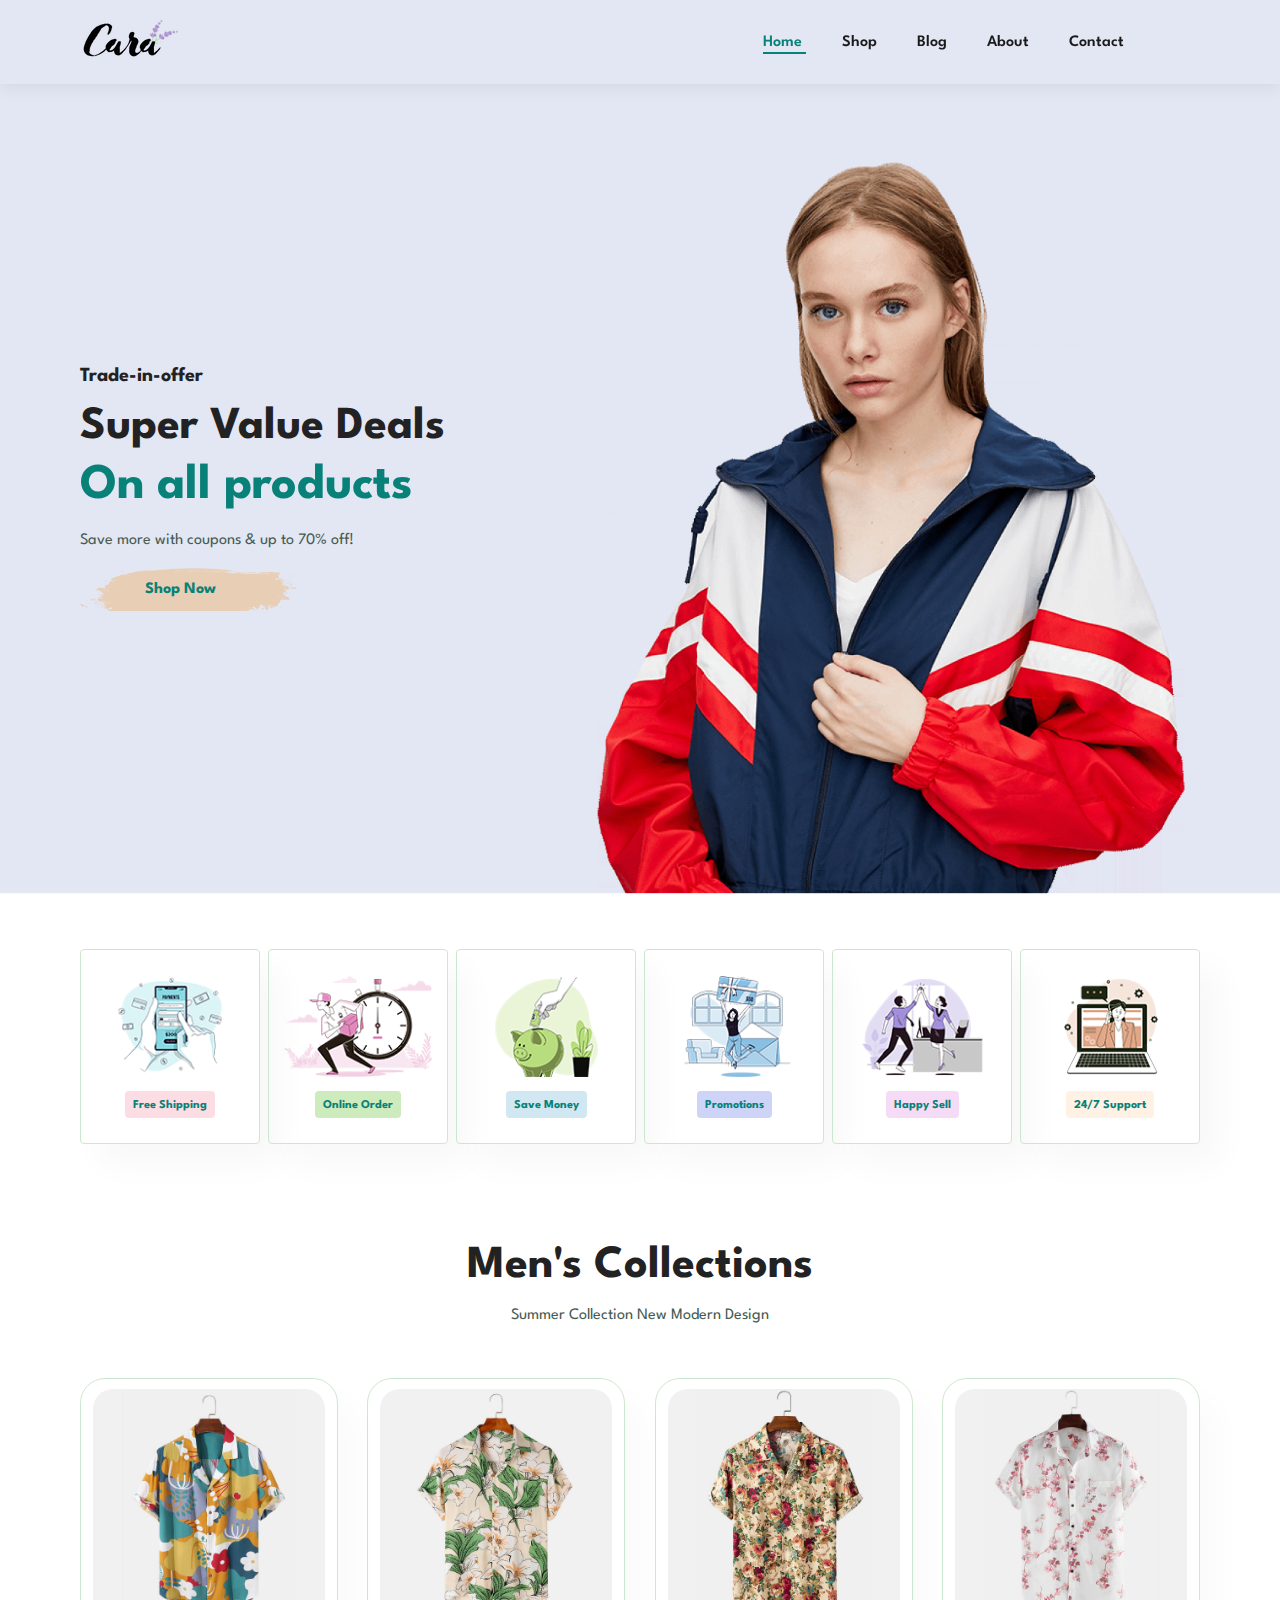
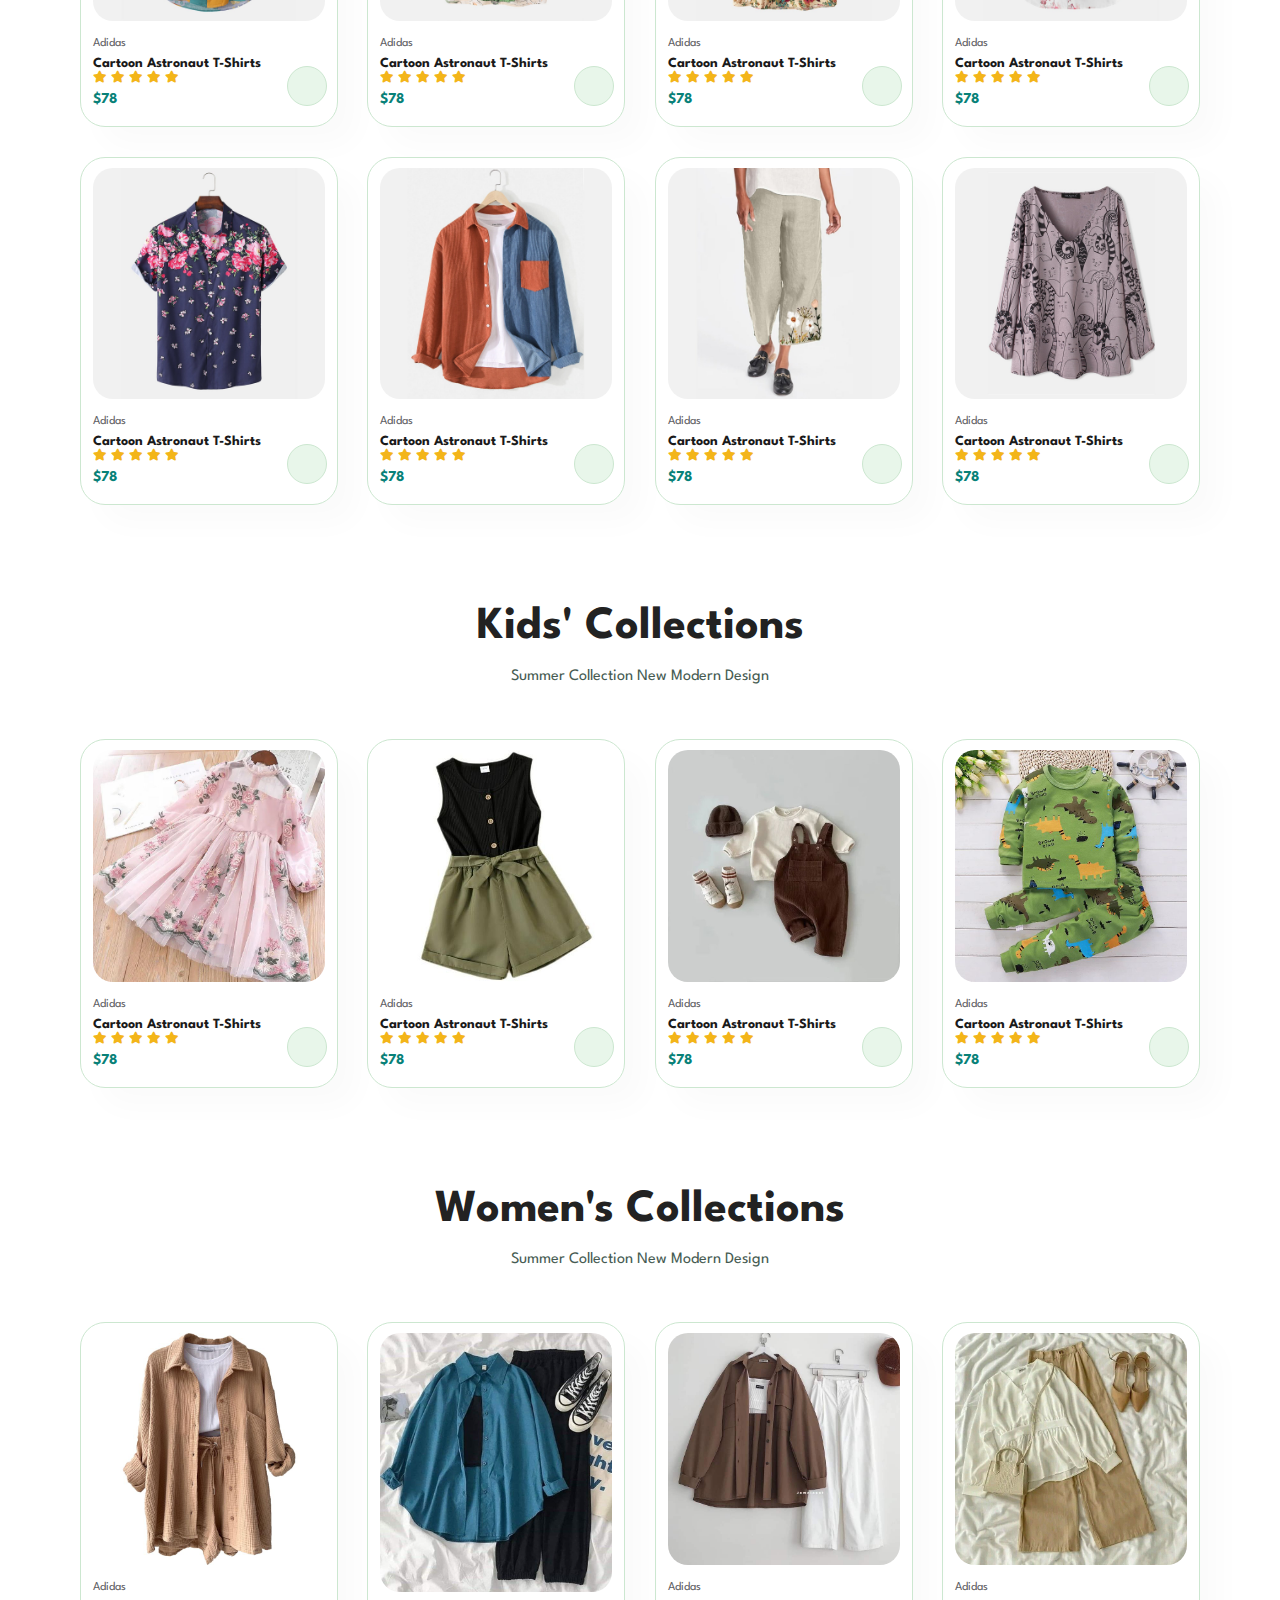
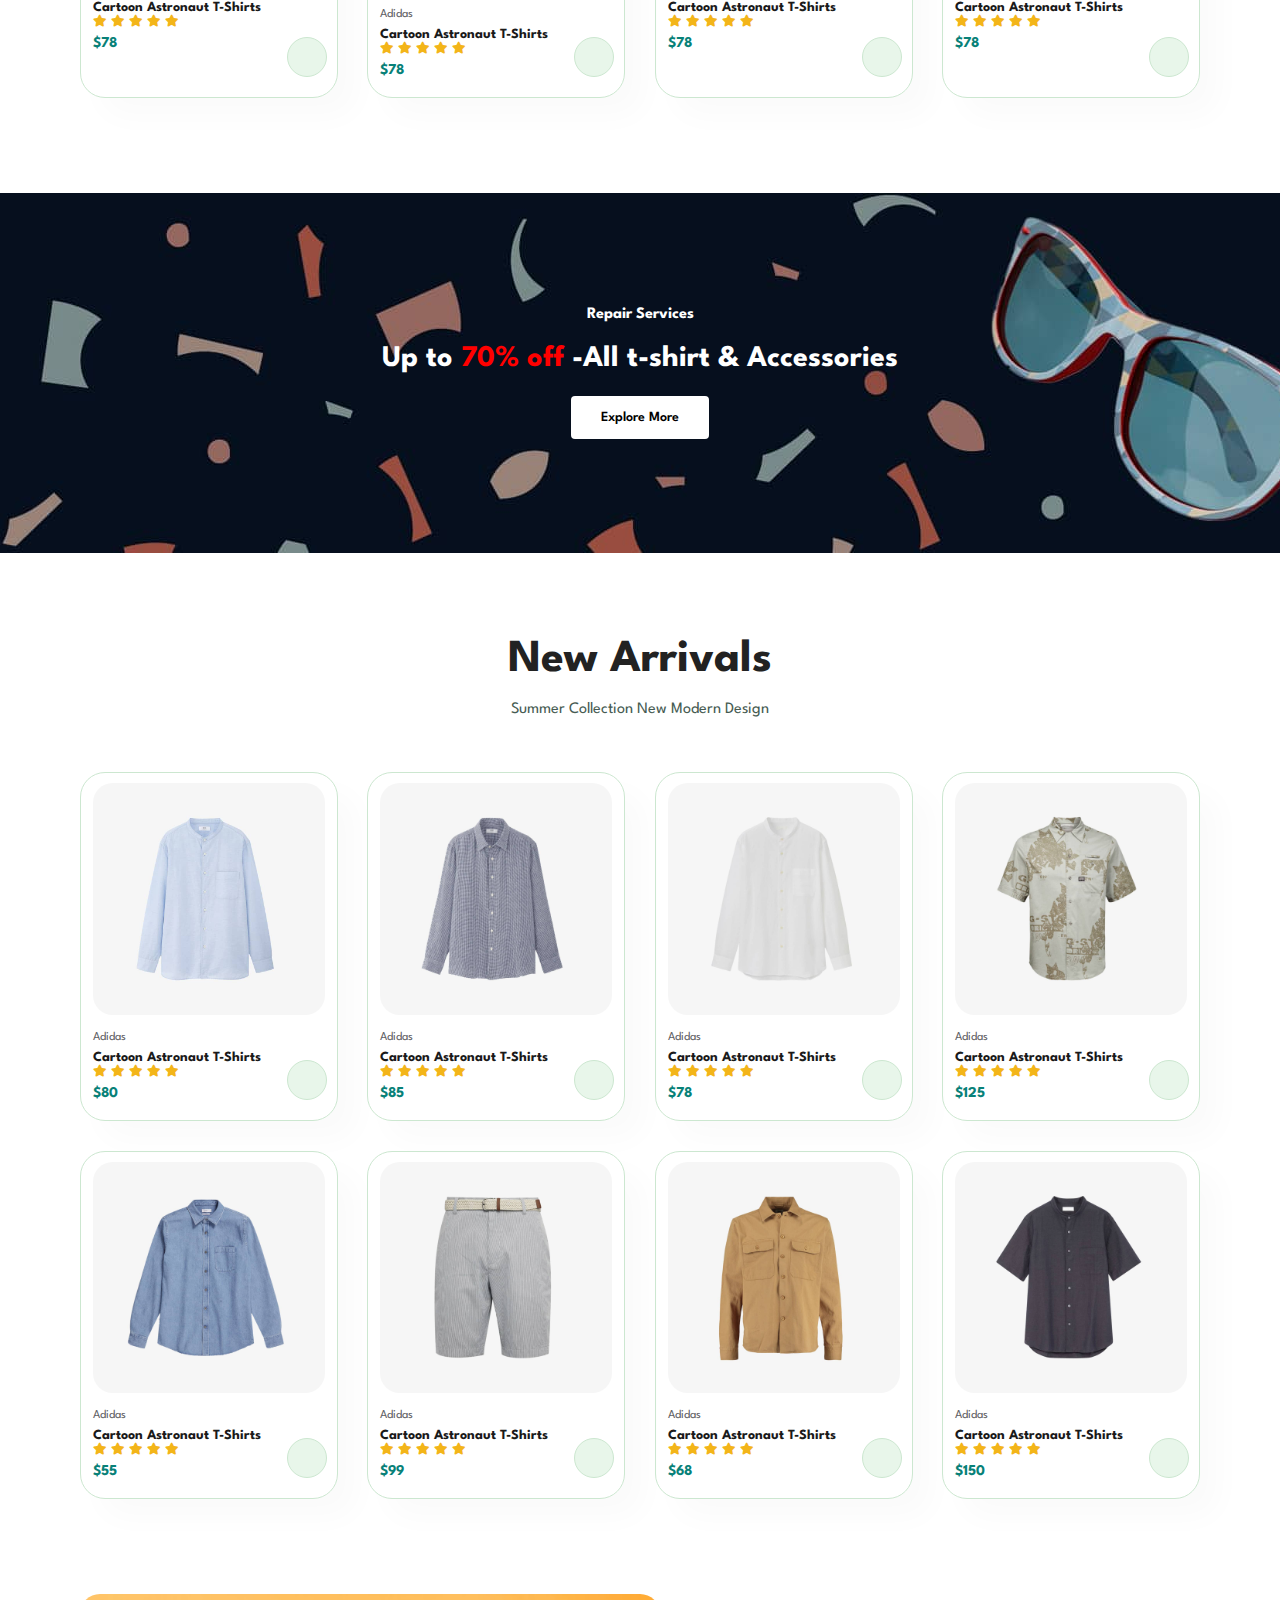
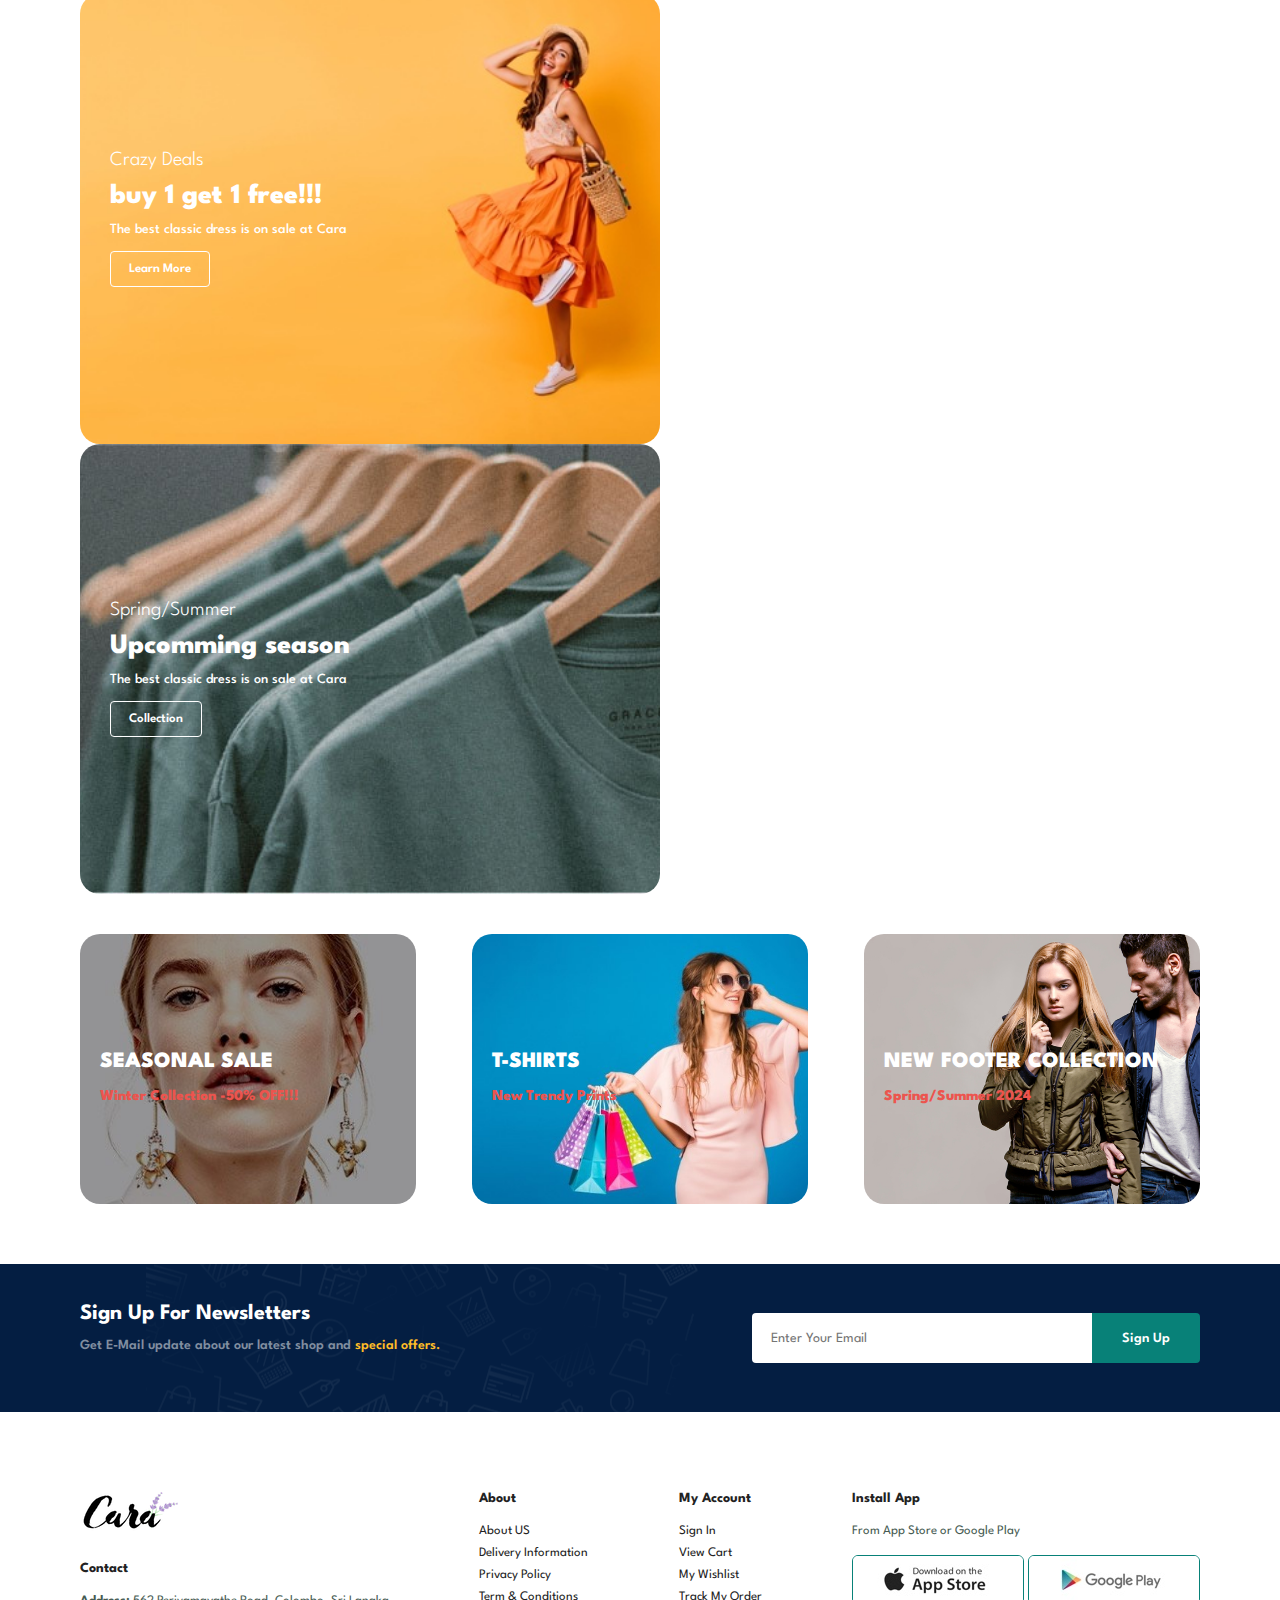
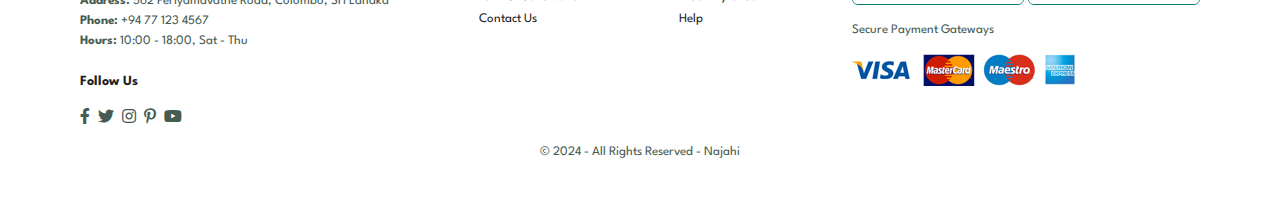
<file: index.html>
<!DOCTYPE html>
<html lang="en">
<head>
    <meta charset="UTF-8">
    <meta name="viewport" content="width=device-width, initial-scale=1.0">
    <link rel="stylesheet" href="./style.css">
    <link rel="stylesheet" href="https://pro.fontawesome.com/releases/v5.10.0/css/all.css"/>
    <link rel="icon" type="image/png" href="./img/logo.png">
    <title>Cara-Closet-Cloths-Store</title>
</head>
<body>
    <section id="header">
        <a href="#"><img src="./img/logo.png" class="logo" alt="logo-Image"></a>

        <div>
            <ul id="navbar">
                <li><a class="active" href="index.html">Home</a></li>
                <li><a href="shop.html">Shop</a></li>
                <li><a href="blog.html">Blog</a></li>
                <li><a href="about.html">About</a></li>
                <li><a href="contact.html">Contact</a></li>
                <li id="lg-bag"><a href="cart.html"><i class="far fa-shopping-bag"></i></a></li>
                <a href="#" id="close"><i class="far fa-times"></i></a>
            </ul>
        </div>
        <div id="mobile">
            <a href="cart.html"><i class="far fa-shopping-bag"></i></a>
            <i id="bar" class="fas fa-outdent"></i>
        </div>

    </section>

    <section id="hero">
        <h4>Trade-in-offer</h4>
        <h2>Super Value Deals</h2>
        <h1>On all products</h1>
        <p>Save more with coupons & up to 70% off!</p>
        <button>Shop Now</button>
    </section>

    <section id="feature" class="section-p1">
        <div class="fe-box">
            <img src="./img/features/f1.png" alt="">
            <h6>Free Shipping</h6>
        </div>
        <div class="fe-box">
            <img src="./img/features/f2.png" alt="">
            <h6>Online Order</h6>
        </div>
        <div class="fe-box">
            <img src="./img/features/f3.png" alt="">
            <h6>Save Money</h6>
        </div>
        <div class="fe-box">
            <img src="./img/features/f4.png" alt="">
            <h6>Promotions</h6>
        </div>
        <div class="fe-box">
            <img src="./img/features/f5.png" alt="">
            <h6>Happy Sell</h6>
        </div>
        <div class="fe-box">
            <img src="./img/features/f6.png" alt="">
            <h6>24/7 Support</h6>
        </div>
    </section>

    <section id="product1" class="section-p1">
        <h2>Men's Collections</h2>
        <p>Summer Collection New Modern Design</p>

        <div class="pro-container">
            <!-- This is product Cart -->
            <div class="pro">
                <img src="./img/products/f1.jpg" alt="image">
                <div class="des">
                    <span>Adidas</span>
                    <h5>Cartoon Astronaut T-Shirts</h5>
                    <div class="star">
                        <i class="fa fa-star"></i>
                        <i class="fa fa-star"></i>
                        <i class="fa fa-star"></i>
                        <i class="fa fa-star"></i>
                        <i class="fa fa-star"></i>
                    </div>
                    <h4>$78</h4>
                </div>
                <a href=""><i class="fa fa-shopping-cart cart"></i></a>
            </div>

            <div class="pro">
                <img src="./img/products/f2.jpg" alt="image">
                <div class="des">
                    <span>Adidas</span>
                    <h5>Cartoon Astronaut T-Shirts</h5>
                    <div class="star">
                        <i class="fa fa-star"></i>
                        <i class="fa fa-star"></i>
                        <i class="fa fa-star"></i>
                        <i class="fa fa-star"></i>
                        <i class="fa fa-star"></i>
                    </div>
                    <h4>$78</h4>
                </div>
                <a href=""><i class="fa fa-shopping-cart cart"></i></a>
            </div>

            <div class="pro">
                <img src="./img/products/f3.jpg" alt="image">
                <div class="des">
                    <span>Adidas</span>
                    <h5>Cartoon Astronaut T-Shirts</h5>
                    <div class="star">
                        <i class="fa fa-star"></i>
                        <i class="fa fa-star"></i>
                        <i class="fa fa-star"></i>
                        <i class="fa fa-star"></i>
                        <i class="fa fa-star"></i>
                    </div>
                    <h4>$78</h4>
                </div>
                <a href=""><i class="fa fa-shopping-cart cart"></i></a>
            </div>

            <div class="pro">
                <img src="./img/products/f4.jpg" alt="image">
                <div class="des">
                    <span>Adidas</span>
                    <h5>Cartoon Astronaut T-Shirts</h5>
                    <div class="star">
                        <i class="fa fa-star"></i>
                        <i class="fa fa-star"></i>
                        <i class="fa fa-star"></i>
                        <i class="fa fa-star"></i>
                        <i class="fa fa-star"></i>
                    </div>
                    <h4>$78</h4>
                </div>
                <a href=""><i class="fa fa-shopping-cart cart"></i></a>
            </div>

            <div class="pro">
                <img src="./img/products/f5.jpg" alt="image">
                <div class="des">
                    <span>Adidas</span>
                    <h5>Cartoon Astronaut T-Shirts</h5>
                    <div class="star">
                        <i class="fa fa-star"></i>
                        <i class="fa fa-star"></i>
                        <i class="fa fa-star"></i>
                        <i class="fa fa-star"></i>
                        <i class="fa fa-star"></i>
                    </div>
                    <h4>$78</h4>
                </div>
                <a href=""><i class="fa fa-shopping-cart cart"></i></a>
            </div>

            <div class="pro">
                <img src="./img/products/f6.jpg" alt="image">
                <div class="des">
                    <span>Adidas</span>
                    <h5>Cartoon Astronaut T-Shirts</h5>
                    <div class="star">
                        <i class="fa fa-star"></i>
                        <i class="fa fa-star"></i>
                        <i class="fa fa-star"></i>
                        <i class="fa fa-star"></i>
                        <i class="fa fa-star"></i>
                    </div>
                    <h4>$78</h4>
                </div>
                <a href=""><i class="fa fa-shopping-cart cart"></i></a>
            </div>

            <div class="pro">
                <img src="./img/products/f7.jpg" alt="image">
                <div class="des">
                    <span>Adidas</span>
                    <h5>Cartoon Astronaut T-Shirts</h5>
                    <div class="star">
                        <i class="fa fa-star"></i>
                        <i class="fa fa-star"></i>
                        <i class="fa fa-star"></i>
                        <i class="fa fa-star"></i>
                        <i class="fa fa-star"></i>
                    </div>
                    <h4>$78</h4>
                </div>
                <a href=""><i class="fa fa-shopping-cart cart"></i></a>
            </div>

            <div class="pro">
                <img src="./img/products/f8.jpg" alt="image">
                <div class="des">
                    <span>Adidas</span>
                    <h5>Cartoon Astronaut T-Shirts</h5>
                    <div class="star">
                        <i class="fa fa-star"></i>
                        <i class="fa fa-star"></i>
                        <i class="fa fa-star"></i>
                        <i class="fa fa-star"></i>
                        <i class="fa fa-star"></i>
                    </div>
                    <h4>$78</h4>
                </div>
                <a href=""><i class="fa fa-shopping-cart cart"></i></a>
            </div>


        </div>
    </section>

    <section id="product1" class="section-p1">
        <h2>Kids' Collections</h2>
        <p>Summer Collection New Modern Design</p>

        <div class="pro-container">
            <!-- This is product Cart -->
            <div class="pro">
                <img src="./img/kids/k1.jpg" alt="image">
                <div class="des">
                    <span>Adidas</span>
                    <h5>Cartoon Astronaut T-Shirts</h5>
                    <div class="star">
                        <i class="fa fa-star"></i>
                        <i class="fa fa-star"></i>
                        <i class="fa fa-star"></i>
                        <i class="fa fa-star"></i>
                        <i class="fa fa-star"></i>
                    </div>
                    <h4>$78</h4>
                </div>
                <a href=""><i class="fa fa-shopping-cart cart"></i></a>
            </div>

            <div class="pro">
                <img src="./img/kids/k2.jpg" alt="image">
                <div class="des">
                    <span>Adidas</span>
                    <h5>Cartoon Astronaut T-Shirts</h5>
                    <div class="star">
                        <i class="fa fa-star"></i>
                        <i class="fa fa-star"></i>
                        <i class="fa fa-star"></i>
                        <i class="fa fa-star"></i>
                        <i class="fa fa-star"></i>
                    </div>
                    <h4>$78</h4>
                </div>
                <a href=""><i class="fa fa-shopping-cart cart"></i></a>
            </div>

            <div class="pro">
                <img src="./img/kids/k3.jpg" alt="image">
                <div class="des">
                    <span>Adidas</span>
                    <h5>Cartoon Astronaut T-Shirts</h5>
                    <div class="star">
                        <i class="fa fa-star"></i>
                        <i class="fa fa-star"></i>
                        <i class="fa fa-star"></i>
                        <i class="fa fa-star"></i>
                        <i class="fa fa-star"></i>
                    </div>
                    <h4>$78</h4>
                </div>
                <a href=""><i class="fa fa-shopping-cart cart"></i></a>
            </div>

            <div class="pro">
                <img src="./img/kids/k5.jpg" alt="image">
                <div class="des">
                    <span>Adidas</span>
                    <h5>Cartoon Astronaut T-Shirts</h5>
                    <div class="star">
                        <i class="fa fa-star"></i>
                        <i class="fa fa-star"></i>
                        <i class="fa fa-star"></i>
                        <i class="fa fa-star"></i>
                        <i class="fa fa-star"></i>
                    </div>
                    <h4>$78</h4>
                </div>
                <a href=""><i class="fa fa-shopping-cart cart"></i></a>
            </div>


        </div>
    </section>

    <section id="product1" class="section-p1">
        <h2>Women's Collections</h2>
        <p>Summer Collection New Modern Design</p>

        <div class="pro-container">
            <!-- This is product Cart -->
            <div class="pro">
                <img src="./img/Women/w1.jpg" alt="image">
                <div class="des">
                    <span>Adidas</span>
                    <h5>Cartoon Astronaut T-Shirts</h5>
                    <div class="star">
                        <i class="fa fa-star"></i>
                        <i class="fa fa-star"></i>
                        <i class="fa fa-star"></i>
                        <i class="fa fa-star"></i>
                        <i class="fa fa-star"></i>
                    </div>
                    <h4>$78</h4>
                </div>
                <a href=""><i class="fa fa-shopping-cart cart"></i></a>
            </div>

            <div class="pro">
                <img src="./img/Women/w2.jpg" alt="image">
                <div class="des">
                    <span>Adidas</span>
                    <h5>Cartoon Astronaut T-Shirts</h5>
                    <div class="star">
                        <i class="fa fa-star"></i>
                        <i class="fa fa-star"></i>
                        <i class="fa fa-star"></i>
                        <i class="fa fa-star"></i>
                        <i class="fa fa-star"></i>
                    </div>
                    <h4>$78</h4>
                </div>
                <a href=""><i class="fa fa-shopping-cart cart"></i></a>
            </div>

            <div class="pro">
                <img src="./img/Women/w5.jpg" alt="image">
                <div class="des">
                    <span>Adidas</span>
                    <h5>Cartoon Astronaut T-Shirts</h5>
                    <div class="star">
                        <i class="fa fa-star"></i>
                        <i class="fa fa-star"></i>
                        <i class="fa fa-star"></i>
                        <i class="fa fa-star"></i>
                        <i class="fa fa-star"></i>
                    </div>
                    <h4>$78</h4>
                </div>
                <a href=""><i class="fa fa-shopping-cart cart"></i></a>
            </div>

            <div class="pro">
                <img src="./img/Women/w4.jpg" alt="image">
                <div class="des">
                    <span>Adidas</span>
                    <h5>Cartoon Astronaut T-Shirts</h5>
                    <div class="star">
                        <i class="fa fa-star"></i>
                        <i class="fa fa-star"></i>
                        <i class="fa fa-star"></i>
                        <i class="fa fa-star"></i>
                        <i class="fa fa-star"></i>
                    </div>
                    <h4>$78</h4>
                </div>
                <a href=""><i class="fa fa-shopping-cart cart"></i></a>
            </div>


        </div>
    </section>

    <section id="banner" class="section-m1">
        <h4>Repair Services</h4>
        <h2>Up to <span style="color: red;">70% off</span> -All t-shirt & Accessories</h2>
        <button class="normal">Explore More</button>
    </section>

    <section id="product1" class="section-p1">
        <h2>New Arrivals</h2>
        <p>Summer Collection New Modern Design</p>

        <div class="pro-container">
            <!-- This is product Cart -->
            <div class="pro">
                <img src="./img/products/n1.jpg" alt="image">
                <div class="des">
                    <span>Adidas</span>
                    <h5>Cartoon Astronaut T-Shirts</h5>
                    <div class="star">
                        <i class="fa fa-star"></i>
                        <i class="fa fa-star"></i>
                        <i class="fa fa-star"></i>
                        <i class="fa fa-star"></i>
                        <i class="fa fa-star"></i>
                    </div>
                    <h4>$80</h4>
                </div>
                <a href=""><i class="fa fa-shopping-cart cart"></i></a>
            </div>

            <div class="pro">
                <img src="./img/products/n2.jpg" alt="image">
                <div class="des">
                    <span>Adidas</span>
                    <h5>Cartoon Astronaut T-Shirts</h5>
                    <div class="star">
                        <i class="fa fa-star"></i>
                        <i class="fa fa-star"></i>
                        <i class="fa fa-star"></i>
                        <i class="fa fa-star"></i>
                        <i class="fa fa-star"></i>
                    </div>
                    <h4>$85</h4>
                </div>
                <a href=""><i class="fa fa-shopping-cart cart"></i></a>
            </div>

            <div class="pro">
                <img src="./img/products/n3.jpg" alt="image">
                <div class="des">
                    <span>Adidas</span>
                    <h5>Cartoon Astronaut T-Shirts</h5>
                    <div class="star">
                        <i class="fa fa-star"></i>
                        <i class="fa fa-star"></i>
                        <i class="fa fa-star"></i>
                        <i class="fa fa-star"></i>
                        <i class="fa fa-star"></i>
                    </div>
                    <h4>$78</h4>
                </div>
                <a href=""><i class="fa fa-shopping-cart cart"></i></a>
            </div>

            <div class="pro">
                <img src="./img/products/n4.jpg" alt="image">
                <div class="des">
                    <span>Adidas</span>
                    <h5>Cartoon Astronaut T-Shirts</h5>
                    <div class="star">
                        <i class="fa fa-star"></i>
                        <i class="fa fa-star"></i>
                        <i class="fa fa-star"></i>
                        <i class="fa fa-star"></i>
                        <i class="fa fa-star"></i>
                    </div>
                    <h4>$125</h4>
                </div>
                <a href=""><i class="fa fa-shopping-cart cart"></i></a>
            </div>

            <div class="pro">
                <img src="./img/products/n5.jpg" alt="image">
                <div class="des">
                    <span>Adidas</span>
                    <h5>Cartoon Astronaut T-Shirts</h5>
                    <div class="star">
                        <i class="fa fa-star"></i>
                        <i class="fa fa-star"></i>
                        <i class="fa fa-star"></i>
                        <i class="fa fa-star"></i>
                        <i class="fa fa-star"></i>
                    </div>
                    <h4>$55</h4>
                </div>
                <a href=""><i class="fa fa-shopping-cart cart"></i></a>
            </div>

            <div class="pro">
                <img src="./img/products/n6.jpg" alt="image">
                <div class="des">
                    <span>Adidas</span>
                    <h5>Cartoon Astronaut T-Shirts</h5>
                    <div class="star">
                        <i class="fa fa-star"></i>
                        <i class="fa fa-star"></i>
                        <i class="fa fa-star"></i>
                        <i class="fa fa-star"></i>
                        <i class="fa fa-star"></i>
                    </div>
                    <h4>$99</h4>
                </div>
                <a href=""><i class="fa fa-shopping-cart cart"></i></a>
            </div>

            <div class="pro">
                <img src="./img/products/n7.jpg" alt="image">
                <div class="des">
                    <span>Adidas</span>
                    <h5>Cartoon Astronaut T-Shirts</h5>
                    <div class="star">
                        <i class="fa fa-star"></i>
                        <i class="fa fa-star"></i>
                        <i class="fa fa-star"></i>
                        <i class="fa fa-star"></i>
                        <i class="fa fa-star"></i>
                    </div>
                    <h4>$68</h4>
                </div>
                <a href=""><i class="fa fa-shopping-cart cart"></i></a>
            </div>

            <div class="pro">
                <img src="./img/products/n8.jpg" alt="image">
                <div class="des">
                    <span>Adidas</span>
                    <h5>Cartoon Astronaut T-Shirts</h5>
                    <div class="star">
                        <i class="fa fa-star"></i>
                        <i class="fa fa-star"></i>
                        <i class="fa fa-star"></i>
                        <i class="fa fa-star"></i>
                        <i class="fa fa-star"></i>
                    </div>
                    <h4>$150</h4>
                </div>
                <a href=""><i class="fa fa-shopping-cart cart"></i></a>
            </div>


        </div>
    </section>

    <section id="sm-banner" class="section-p1">
        <div class="banner-box">
            <h4>Crazy Deals</h4>
            <h2>buy 1 get 1 free!!!</h2>
            <span>The best classic dress is on sale at Cara</span>
            <button class="white">Learn More</button>
        </div>
       
        <div class="banner-box banner-box2">
            <h4>Spring/Summer</h4>
            <h2>Upcomming season</h2>
            <span>The best classic dress is on sale at Cara</span>
            <button class="white">Collection</button>
        </div>
    </section>

    <section id="banner3">
        <div class="banner-box">
            <h2>SEASONAL SALE</h2>
            <h3>Winter Collection -50% OFF!!!</h3>
        </div>

        <div class="banner-box banner-box2">
            <h2>T-SHIRTS</h2>
            <h3>New Trendy Prints</h3>
        </div>

        <div class="banner-box banner-box3">
            <h2>NEW FOOTER COLLECTION</h2>
            <h3>Spring/Summer 2024</h3>
        </div>
    </section>

    <section id="newsletter" class="section-p1 section-m1">
        <div class="newstext">
            <h4>Sign Up For Newsletters</h4>
            <p>Get E-Mail update about our latest shop and <span style="color: #ffbd27;">special offers.</span></p>
        </div>
        <div class="form">
            <input type="email" placeholder="Enter Your Email">
            <button class="normal">Sign Up</button>
        </div>
    </section>

    <footer class="section-p1">
        <div class="col">
            <img class="logo" src="./img/logo.png" alt="logo-Image">
            <h4>Contact</h4>
            <p><strong>Address:</strong> 562 Periyamavathe Road, Colombo, Sri Lanaka</p>
            <p><strong>Phone:</strong> +94 77 123 4567</p>
            <p><strong>Hours:</strong> 10:00 - 18:00, Sat - Thu</p>

            <div class="follow">
                <h4>Follow Us</h4>
                <div class="icon">
                    <i class="fab fa-facebook-f"></i>
                    <i class="fab fa-twitter"></i>
                    <i class="fab fa-instagram"></i>
                    <i class="fab fa-pinterest-p"></i>
                    <i class="fab fa-youtube"></i>
                </div>
            </div>
        </div>

        <div class="col">
            <h4>About</h4>
            <a href="#">About US</a>
            <a href="#">Delivery Information</a>
            <a href="#">Privacy Policy</a>
            <a href="#">Term & Conditions</a>
            <a href="#">Contact Us</a>
        </div>

        <div class="col">
            <h4>My Account</h4>
            <a href="#">Sign In</a>
            <a href="#">View Cart</a>
            <a href="#">My Wishlist</a>
            <a href="#">Track My Order</a>
            <a href="#">Help</a>
        </div>

        <div class="col install">
            <h4>Install App</h4>
            <p>From App Store or Google Play</p>
            <div class="row">
                <img src="./img/pay/app.jpg" alt="appstore">
                <img src="./img/pay/play.jpg" alt="playstore">
            </div>
            <p>Secure Payment Gateways</p>
            <img src="./img/pay/pay.png" alt="payments">
        </div>

        <div class="copyright">
            <p>&copy; 2024 - All Rights Reserved - Najahi</p>
        </div>
    </footer>

    <script src="./script.js"></script>
</body>
</html>
</file>
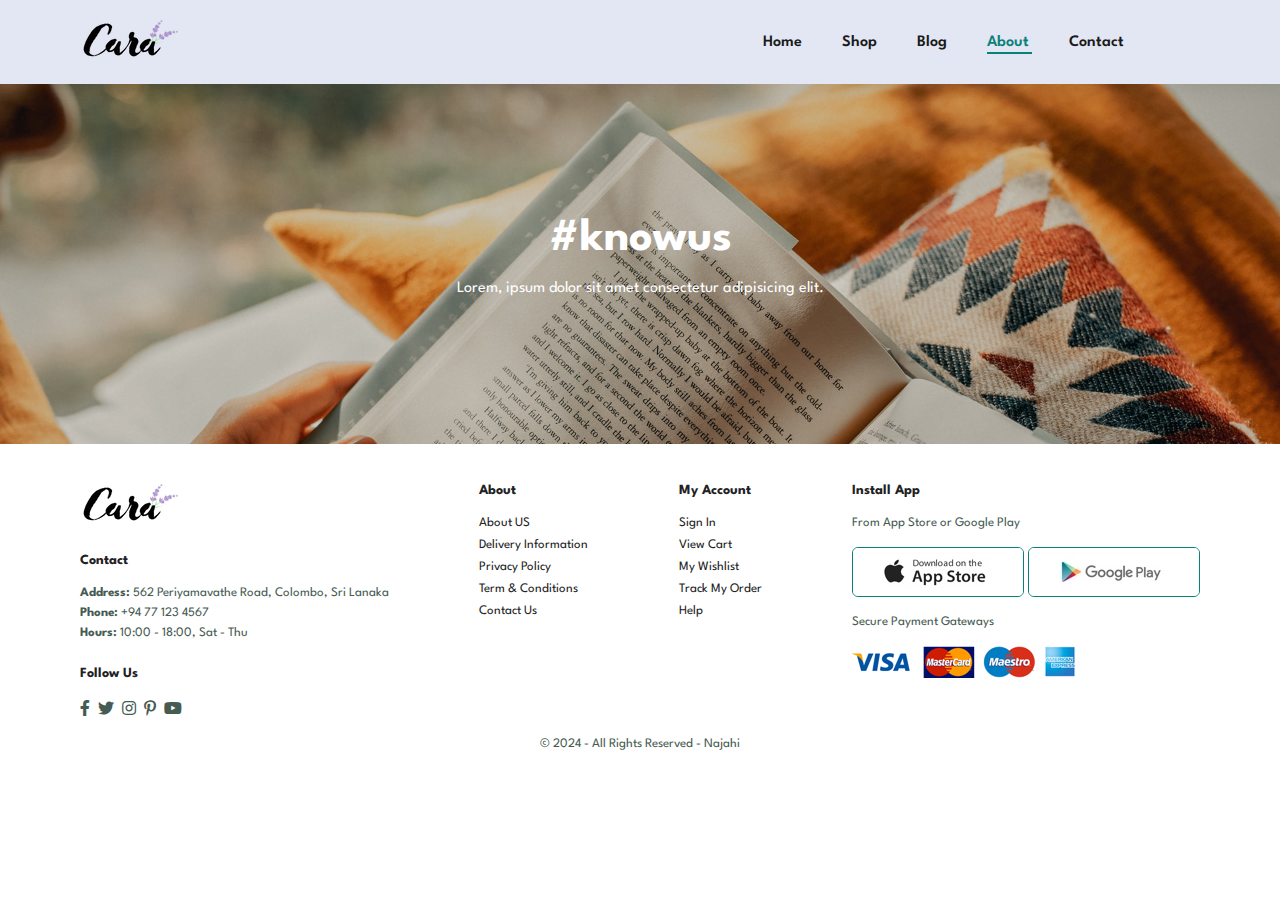
<file: about.html>
<!DOCTYPE html>
<html lang="en">
<head>
    <meta charset="UTF-8">
    <meta name="viewport" content="width=device-width, initial-scale=1.0">
    <link rel="stylesheet" href="./style.css">
    <link rel="stylesheet" href="https://pro.fontawesome.com/releases/v5.10.0/css/all.css"/>
    <link rel="icon" type="image/png" href="./img/logo.png">
    <title>Cara-Closet-Cloths-Store</title>
</head>
<body>
    <section id="header">
        <a href="#"><img src="./img/logo.png" class="logo" alt="logo-Image"></a>

        <div>
            <ul id="navbar">
                <li><a href="index.html">Home</a></li>
                <li><a href="shop.html">Shop</a></li>
                <li><a href="blog.html">Blog</a></li>
                <li><a class="active" href="about.html">About</a></li>
                <li><a href="contact.html">Contact</a></li>
                <li id="lg-bag"><a href="cart.html"><i class="far fa-shopping-bag"></i></a></li>
                <a href="#" id="close"><i class="far fa-times"></i></a>
            </ul>
        </div>
        <div id="mobile">
            <a href="cart.html"><i class="far fa-shopping-bag"></i></a>
            <i id="bar" class="fas fa-outdent"></i>
        </div>

    </section>

    <section id="page-header" class="blog-header">
        <h2>#knowus</h2>
        <p>Lorem, ipsum dolor sit amet consectetur adipisicing elit.</p>
    </section>

    <footer class="section-p1">
        <div class="col">
            <img class="logo" src="./img/logo.png" alt="logo-Image">
            <h4>Contact</h4>
            <p><strong>Address:</strong> 562 Periyamavathe Road, Colombo, Sri Lanaka</p>
            <p><strong>Phone:</strong> +94 77 123 4567</p>
            <p><strong>Hours:</strong> 10:00 - 18:00, Sat - Thu</p>

            <div class="follow">
                <h4>Follow Us</h4>
                <div class="icon">
                    <i class="fab fa-facebook-f"></i>
                    <i class="fab fa-twitter"></i>
                    <i class="fab fa-instagram"></i>
                    <i class="fab fa-pinterest-p"></i>
                    <i class="fab fa-youtube"></i>
                </div>
            </div>
        </div>

        <div class="col">
            <h4>About</h4>
            <a href="#">About US</a>
            <a href="#">Delivery Information</a>
            <a href="#">Privacy Policy</a>
            <a href="#">Term & Conditions</a>
            <a href="#">Contact Us</a>
        </div>

        <div class="col">
            <h4>My Account</h4>
            <a href="#">Sign In</a>
            <a href="#">View Cart</a>
            <a href="#">My Wishlist</a>
            <a href="#">Track My Order</a>
            <a href="#">Help</a>
        </div>

        <div class="col install">
            <h4>Install App</h4>
            <p>From App Store or Google Play</p>
            <div class="row">
                <img src="./img/pay/app.jpg" alt="appstore">
                <img src="./img/pay/play.jpg" alt="playstore">
            </div>
            <p>Secure Payment Gateways</p>
            <img src="./img/pay/pay.png" alt="payments">
        </div>

        <div class="copyright">
            <p>&copy; 2024 - All Rights Reserved - Najahi</p>
        </div>
    </footer>

    <script src="./script.js"></script>
</body>
</html>
</file>
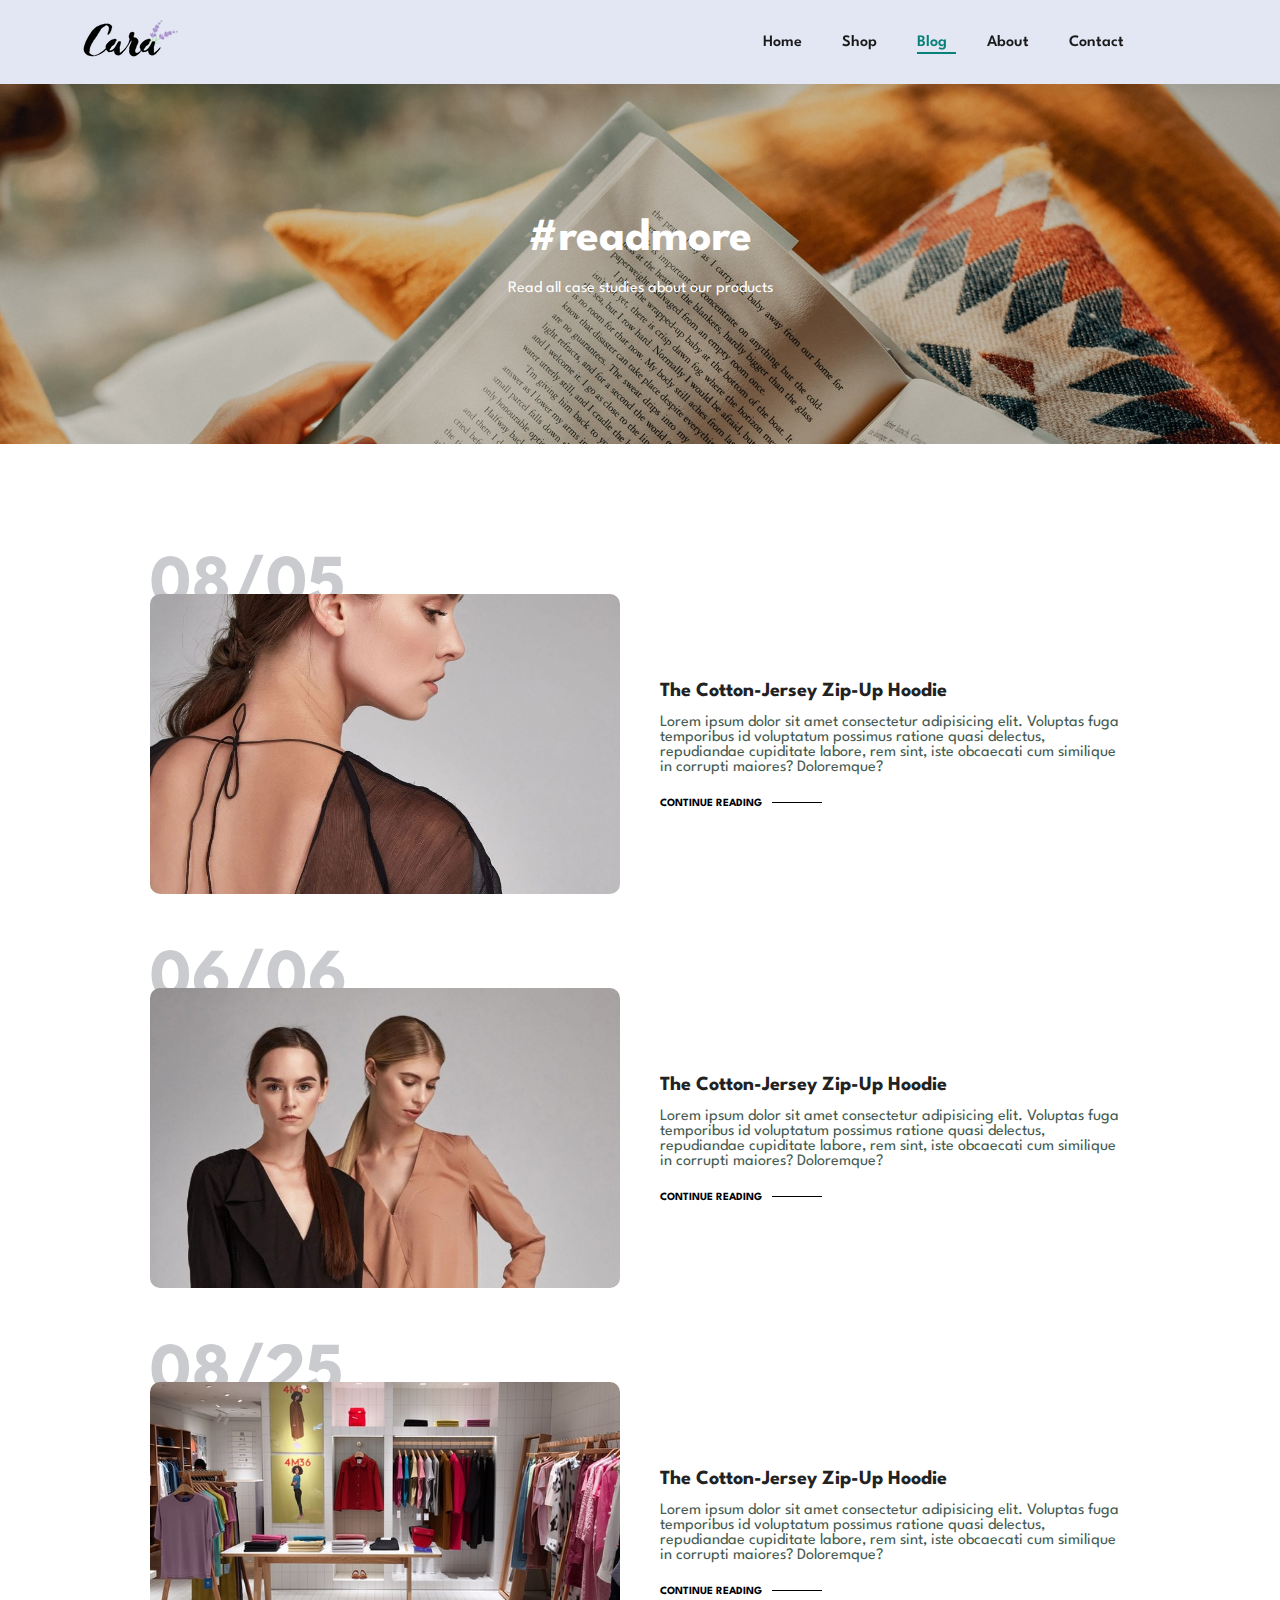
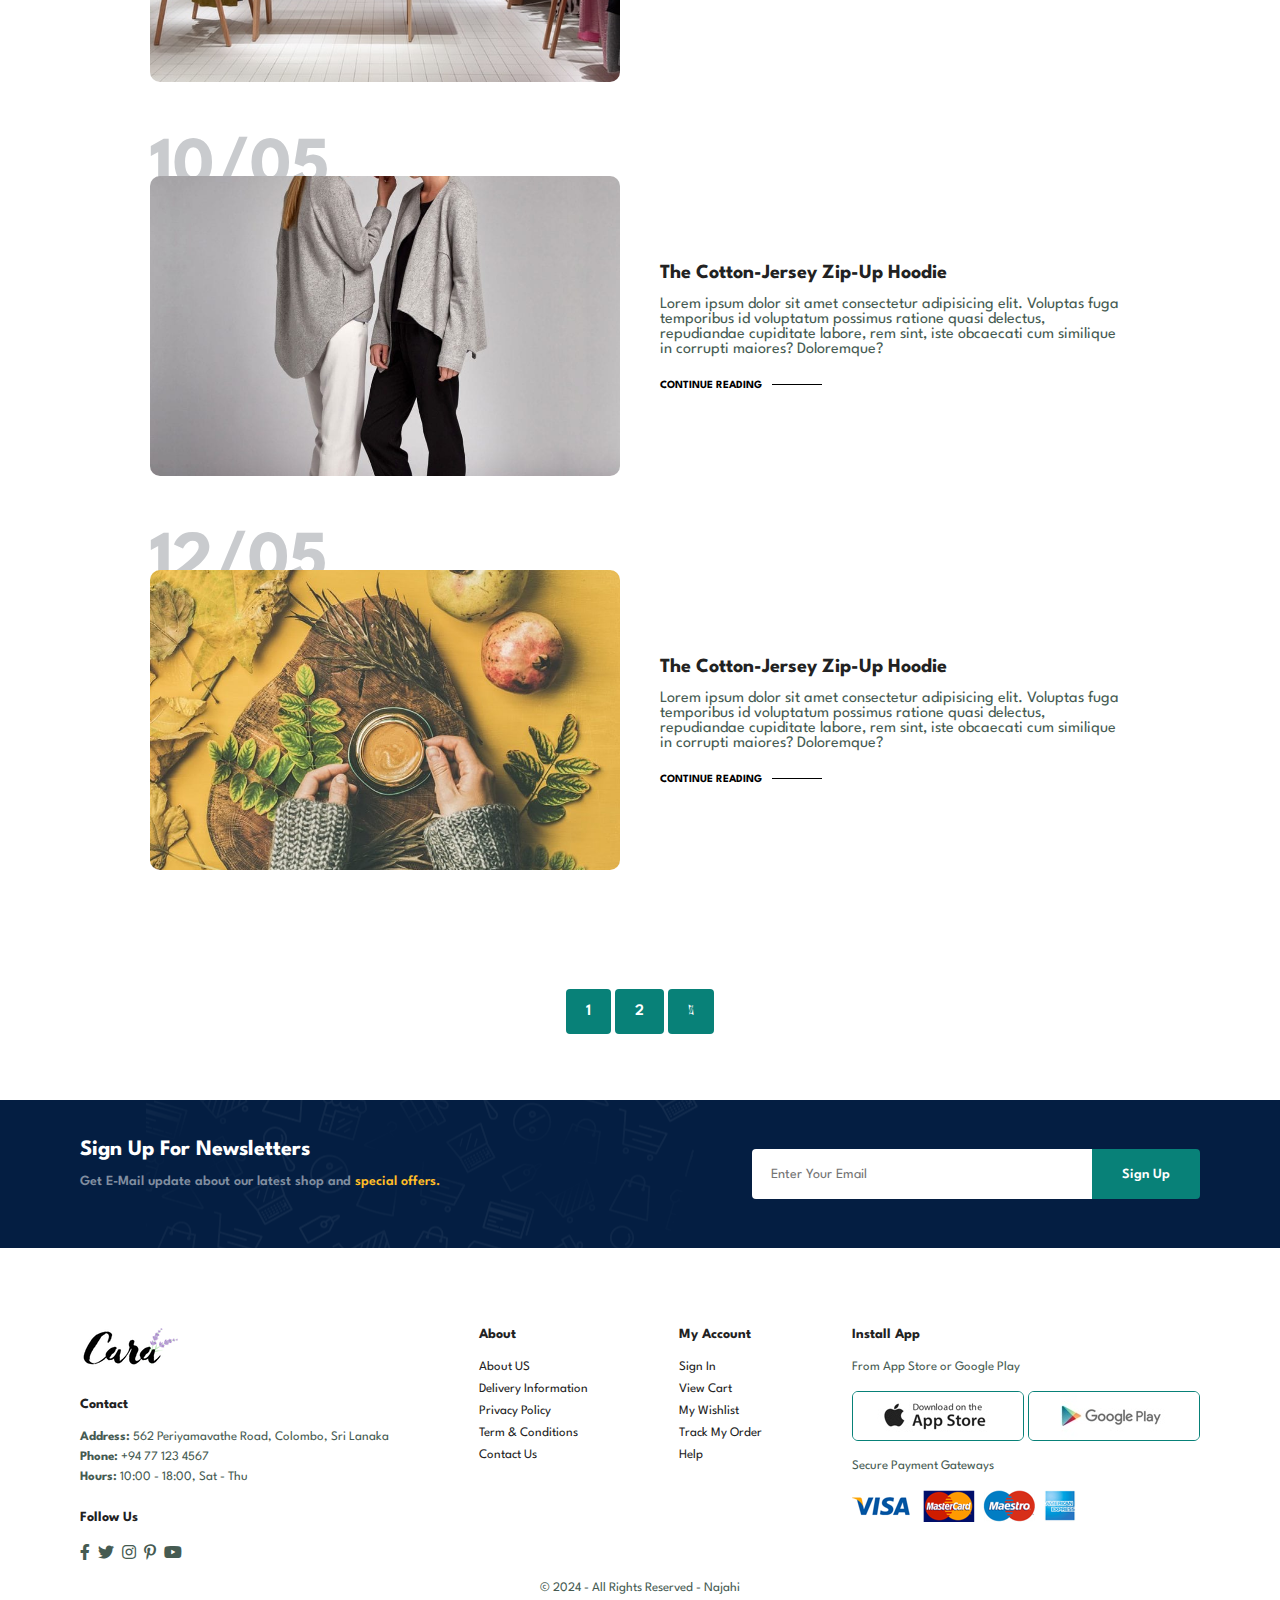
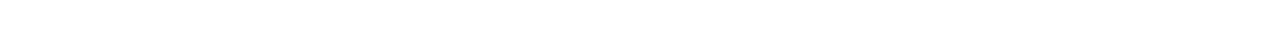
<file: blog.html>
<!DOCTYPE html>
<html lang="en">
<head>
    <meta charset="UTF-8">
    <meta name="viewport" content="width=device-width, initial-scale=1.0">
    <link rel="stylesheet" href="./style.css">
    <link rel="stylesheet" href="https://pro.fontawesome.com/releases/v5.10.0/css/all.css"/>
    <link rel="icon" type="image/png" href="./img/logo.png">
    <title>Cara-Closet-Cloths-Store</title>
</head>
<body>
    <section id="header">
        <a href="#"><img src="./img/logo.png" class="logo" alt="logo-Image"></a>

        <div>
            <ul id="navbar">
                <li><a href="index.html">Home</a></li>
                <li><a href="shop.html">Shop</a></li>
                <li><a class="active" href="blog.html">Blog</a></li>
                <li><a href="about.html">About</a></li>
                <li><a href="contact.html">Contact</a></li>
                <li id="lg-bag"><a href="cart.html"><i class="far fa-shopping-bag"></i></a></li>
                <a href="#" id="close"><i class="far fa-times"></i></a>
            </ul>
        </div>
        <div id="mobile">
            <a href="cart.html"><i class="far fa-shopping-bag"></i></a>
            <i id="bar" class="fas fa-outdent"></i>
        </div>

    </section>

    <section id="page-header" class="blog-header">
        <h2>#readmore</h2>
        <p>Read all case studies about our products</p>
    </section>

    <section id="blog">
        <div class="blog-box">
            <div class="blog-img">
                <img src="./img/blog/b1.jpg" alt="imageblog">
            </div>
            <div class="blog-details">
                <h4>The Cotton-Jersey Zip-Up Hoodie</h4>
                <p>Lorem ipsum dolor sit amet consectetur adipisicing elit. Voluptas fuga temporibus id voluptatum possimus ratione quasi delectus, repudiandae cupiditate labore, rem sint, iste obcaecati cum similique in corrupti maiores? Doloremque?</p>
                <a href="#">CONTINUE READING</a>
            </div>
            <h1>08/05</h1>
        </div>

        <div class="blog-box">
            <div class="blog-img">
                <img src="./img/blog/b2.jpg" alt="imageblog">
            </div>
            <div class="blog-details">
                <h4>The Cotton-Jersey Zip-Up Hoodie</h4>
                <p>Lorem ipsum dolor sit amet consectetur adipisicing elit. Voluptas fuga temporibus id voluptatum possimus ratione quasi delectus, repudiandae cupiditate labore, rem sint, iste obcaecati cum similique in corrupti maiores? Doloremque?</p>
                <a href="#">CONTINUE READING</a>
            </div>
            <h1>06/06</h1>
        </div>

        <div class="blog-box">
            <div class="blog-img">
                <img src="./img/blog/b3.jpg" alt="imageblog">
            </div>
            <div class="blog-details">
                <h4>The Cotton-Jersey Zip-Up Hoodie</h4>
                <p>Lorem ipsum dolor sit amet consectetur adipisicing elit. Voluptas fuga temporibus id voluptatum possimus ratione quasi delectus, repudiandae cupiditate labore, rem sint, iste obcaecati cum similique in corrupti maiores? Doloremque?</p>
                <a href="#">CONTINUE READING</a>
            </div>
            <h1>08/25</h1>
        </div>

        <div class="blog-box">
            <div class="blog-img">
                <img src="./img/blog/b4.jpg" alt="imageblog">
            </div>
            <div class="blog-details">
                <h4>The Cotton-Jersey Zip-Up Hoodie</h4>
                <p>Lorem ipsum dolor sit amet consectetur adipisicing elit. Voluptas fuga temporibus id voluptatum possimus ratione quasi delectus, repudiandae cupiditate labore, rem sint, iste obcaecati cum similique in corrupti maiores? Doloremque?</p>
                <a href="#">CONTINUE READING</a>
            </div>
            <h1>10/05</h1>
        </div>

        <div class="blog-box">
            <div class="blog-img">
                <img src="./img/blog/b6.jpg" alt="imageblog">
            </div>
            <div class="blog-details">
                <h4>The Cotton-Jersey Zip-Up Hoodie</h4>
                <p>Lorem ipsum dolor sit amet consectetur adipisicing elit. Voluptas fuga temporibus id voluptatum possimus ratione quasi delectus, repudiandae cupiditate labore, rem sint, iste obcaecati cum similique in corrupti maiores? Doloremque?</p>
                <a href="#">CONTINUE READING</a>
            </div>
            <h1>12/05</h1>
        </div>
    </section>

    <section id="pagination" class="section-p1">
        <a href="#">1</a>
        <a href="#">2</a>
        <a href="#"><i class="fal fa-long-arrow-alt-right"></i></a>
    </section>

    <section id="newsletter" class="section-p1 section-m1">
        <div class="newstext">
            <h4>Sign Up For Newsletters</h4>
            <p>Get E-Mail update about our latest shop and <span style="color: #ffbd27;">special offers.</span></p>
        </div>
        <div class="form">
            <input type="email" placeholder="Enter Your Email">
            <button class="normal">Sign Up</button>
        </div>
    </section>

    <footer class="section-p1">
        <div class="col">
            <img class="logo" src="./img/logo.png" alt="logo-Image">
            <h4>Contact</h4>
            <p><strong>Address:</strong> 562 Periyamavathe Road, Colombo, Sri Lanaka</p>
            <p><strong>Phone:</strong> +94 77 123 4567</p>
            <p><strong>Hours:</strong> 10:00 - 18:00, Sat - Thu</p>

            <div class="follow">
                <h4>Follow Us</h4>
                <div class="icon">
                    <i class="fab fa-facebook-f"></i>
                    <i class="fab fa-twitter"></i>
                    <i class="fab fa-instagram"></i>
                    <i class="fab fa-pinterest-p"></i>
                    <i class="fab fa-youtube"></i>
                </div>
            </div>
        </div>

        <div class="col">
            <h4>About</h4>
            <a href="#">About US</a>
            <a href="#">Delivery Information</a>
            <a href="#">Privacy Policy</a>
            <a href="#">Term & Conditions</a>
            <a href="#">Contact Us</a>
        </div>

        <div class="col">
            <h4>My Account</h4>
            <a href="#">Sign In</a>
            <a href="#">View Cart</a>
            <a href="#">My Wishlist</a>
            <a href="#">Track My Order</a>
            <a href="#">Help</a>
        </div>

        <div class="col install">
            <h4>Install App</h4>
            <p>From App Store or Google Play</p>
            <div class="row">
                <img src="./img/pay/app.jpg" alt="appstore">
                <img src="./img/pay/play.jpg" alt="playstore">
            </div>
            <p>Secure Payment Gateways</p>
            <img src="./img/pay/pay.png" alt="payments">
        </div>

        <div class="copyright">
            <p>&copy; 2024 - All Rights Reserved - Najahi</p>
        </div>
    </footer>

    <script src="./script.js"></script>
</body>
</html>
</file>
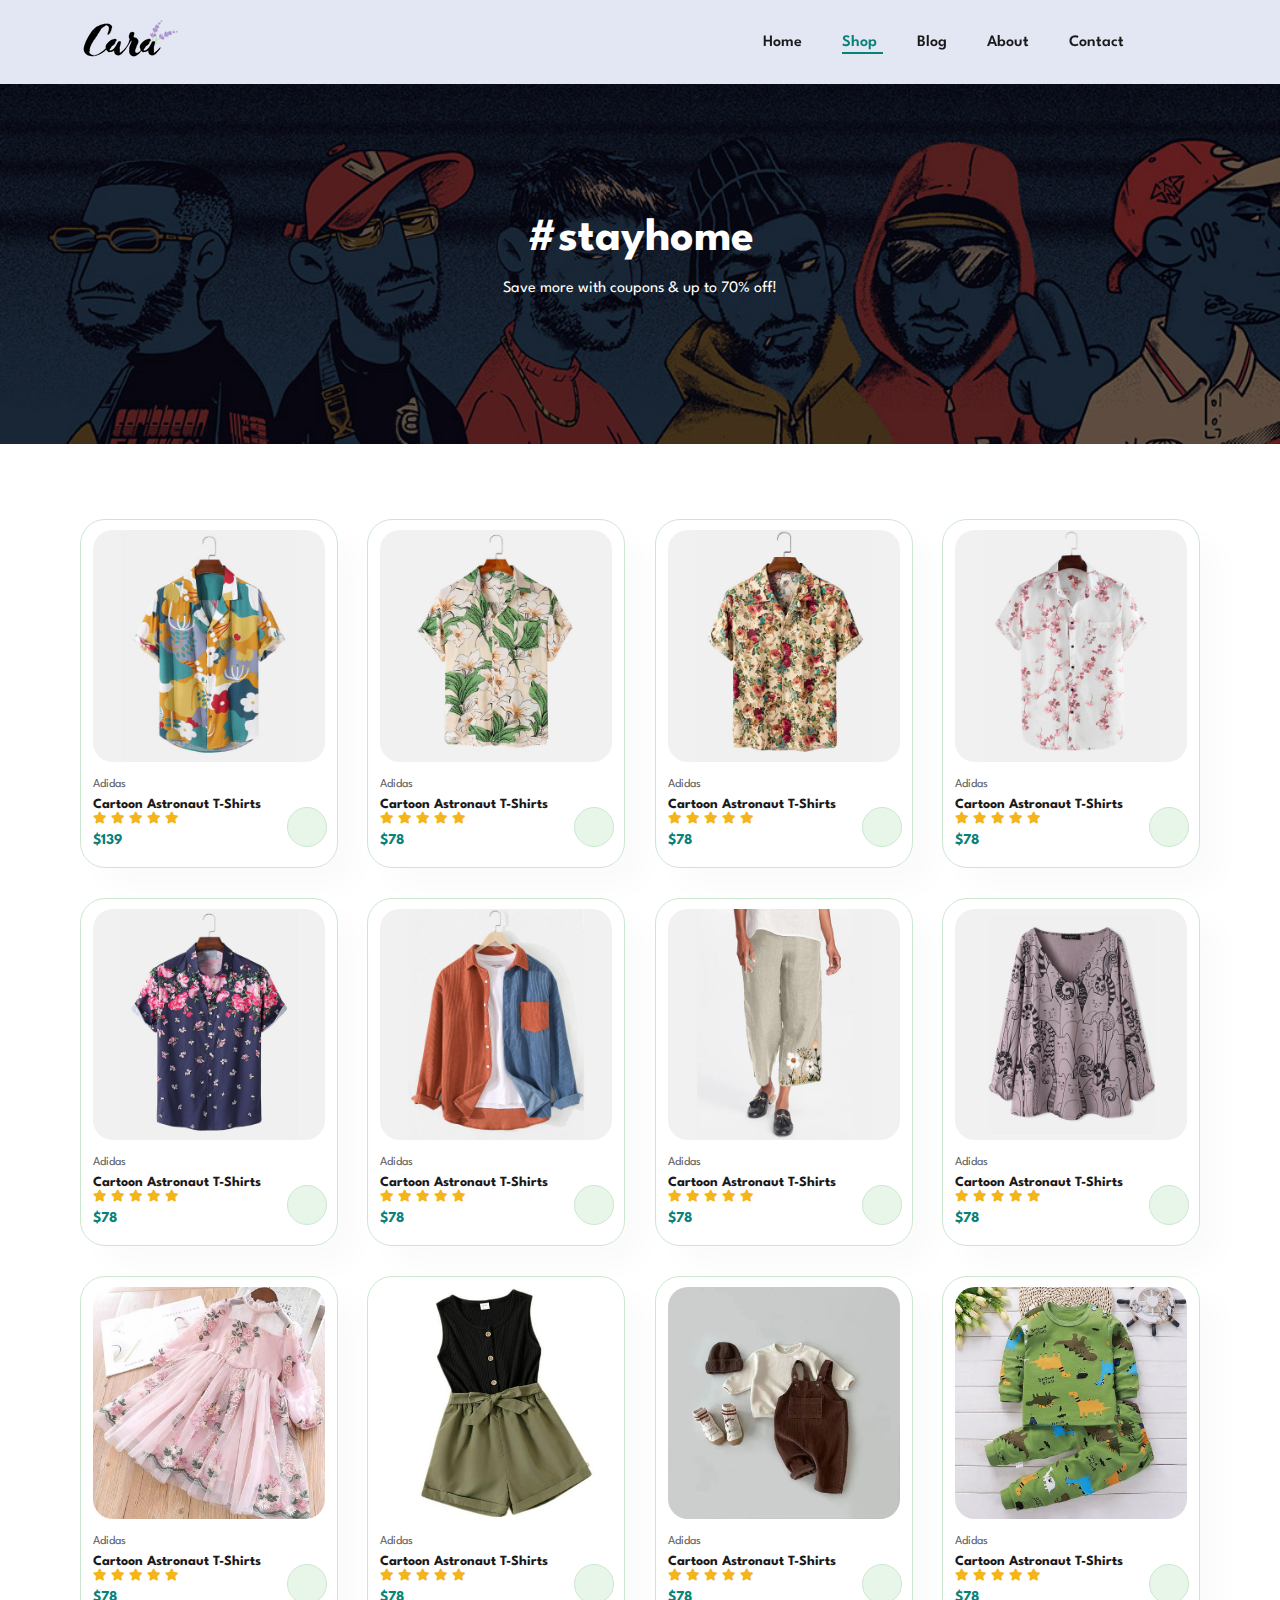
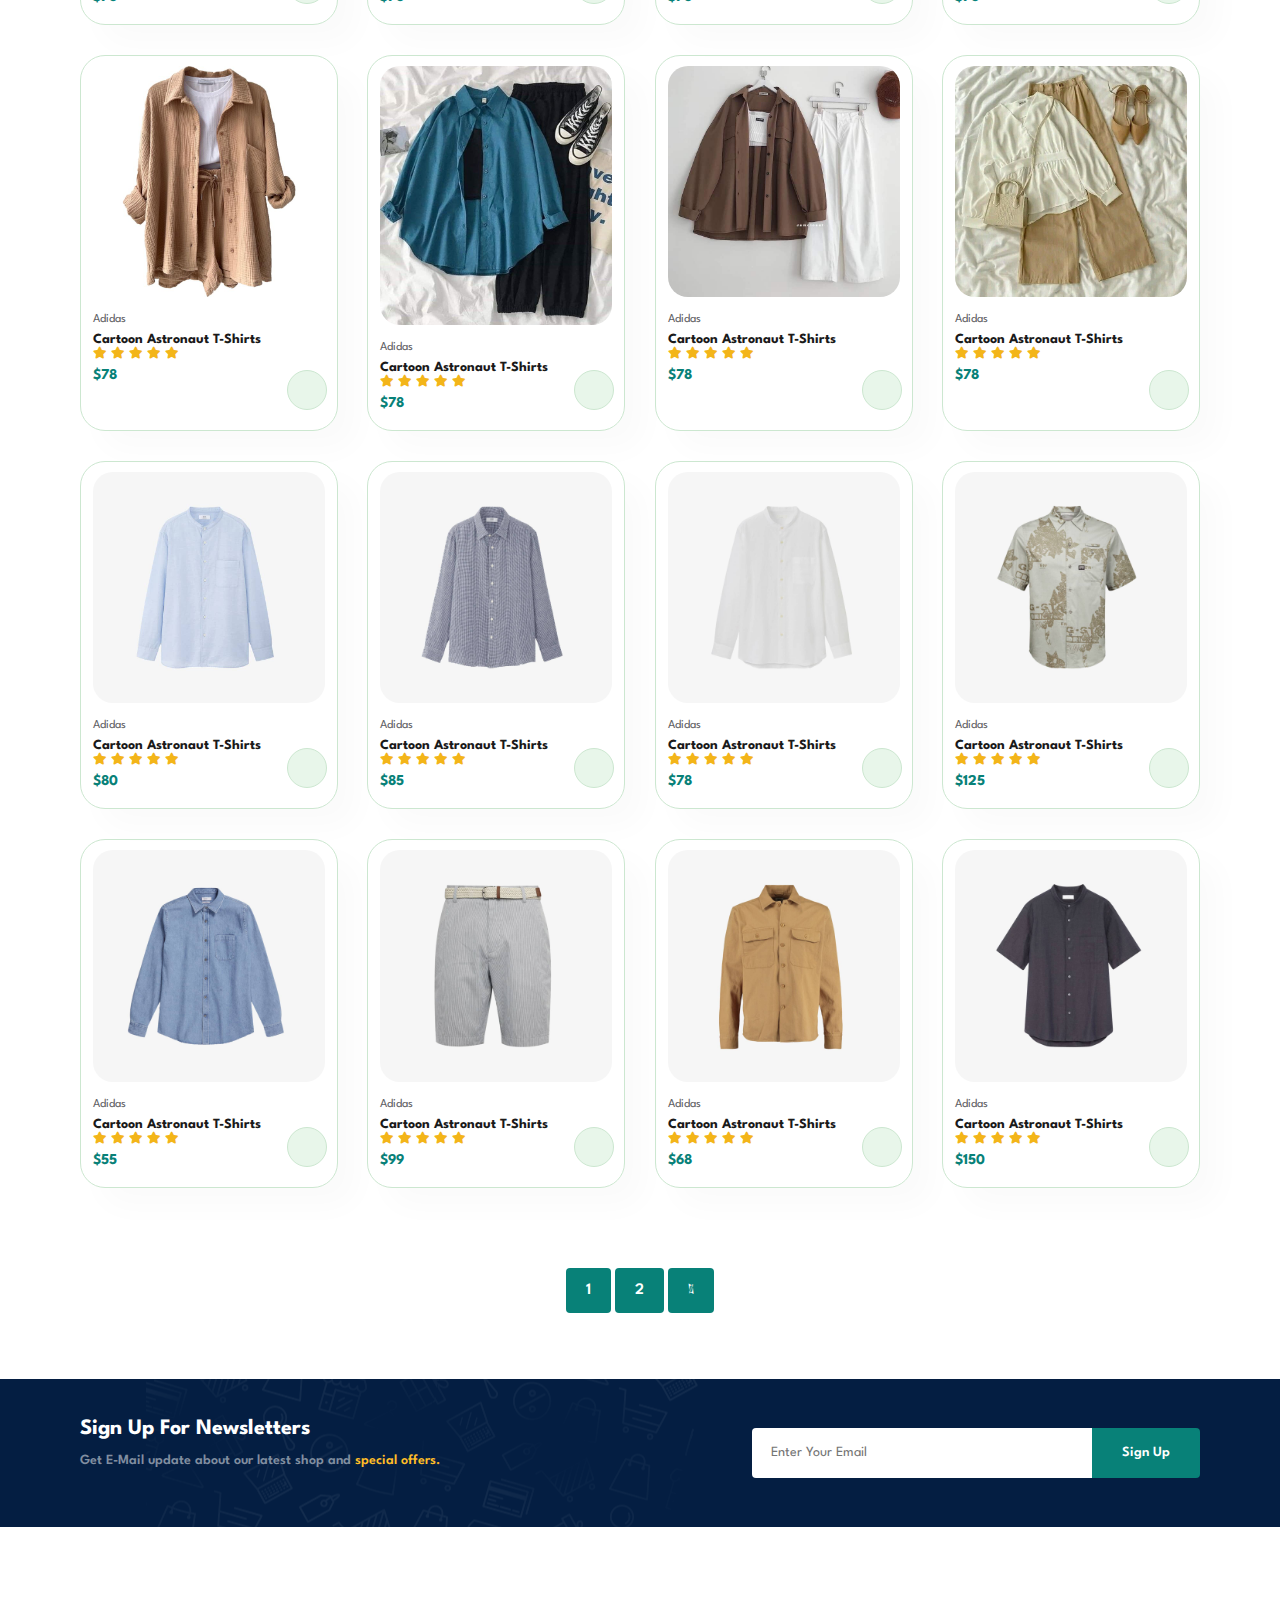
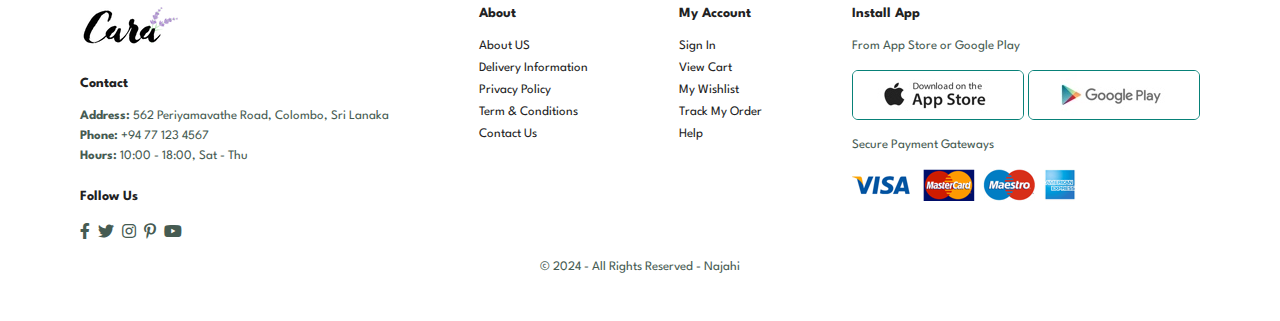
<file: shop.html>
<!DOCTYPE html>
<html lang="en">
<head>
    <meta charset="UTF-8">
    <meta name="viewport" content="width=device-width, initial-scale=1.0">
    <link rel="stylesheet" href="./style.css">
    <link rel="stylesheet" href="https://pro.fontawesome.com/releases/v5.10.0/css/all.css"/>
    <link rel="icon" type="image/png" href="./img/logo.png">
    <title>Cara-Closet-Cloths-Store</title>
</head>
<body>
    <section id="header">
        <a href="#"><img src="./img/logo.png" class="logo" alt="logo-Image"></a>

        <div>
            <ul id="navbar">
                <li><a href="index.html">Home</a></li>
                <li><a class="active" href="shop.html">Shop</a></li>
                <li><a href="blog.html">Blog</a></li>
                <li><a href="about.html">About</a></li>
                <li><a href="contact.html">Contact</a></li>
                <li id="lg-bag"><a href="cart.html"><i class="far fa-shopping-bag"></i></a></li>
                <a href="#" id="close"><i class="far fa-times"></i></a>
            </ul>
        </div>
        <div id="mobile">
            <a href="cart.html"><i class="far fa-shopping-bag"></i></a>
            <i id="bar" class="fas fa-outdent"></i>
        </div>

    </section>

    <section id="page-header">
        <h2>#stayhome</h2>
        <p>Save more with coupons & up to 70% off!</p>
    </section>

    <section id="product1" class="section-p1">
        
        <div class="pro-container">
            <!-- This is product Cart -->
            <div class="pro" onclick="window.location.href='sproduct.html'">
                <img src="./img/products/f1.jpg" alt="image">
                <div class="des">
                    <span>Adidas</span>
                    <h5>Cartoon Astronaut T-Shirts</h5>
                    <div class="star">
                        <i class="fa fa-star"></i>
                        <i class="fa fa-star"></i>
                        <i class="fa fa-star"></i>
                        <i class="fa fa-star"></i>
                        <i class="fa fa-star"></i>
                    </div>
                    <h4>$139</h4>
                </div>
                <a href=""><i class="fa fa-shopping-cart cart"></i></a>
            </div>

            <div class="pro">
                <img src="./img/products/f2.jpg" alt="image">
                <div class="des">
                    <span>Adidas</span>
                    <h5>Cartoon Astronaut T-Shirts</h5>
                    <div class="star">
                        <i class="fa fa-star"></i>
                        <i class="fa fa-star"></i>
                        <i class="fa fa-star"></i>
                        <i class="fa fa-star"></i>
                        <i class="fa fa-star"></i>
                    </div>
                    <h4>$78</h4>
                </div>
                <a href=""><i class="fa fa-shopping-cart cart"></i></a>
            </div>

            <div class="pro">
                <img src="./img/products/f3.jpg" alt="image">
                <div class="des">
                    <span>Adidas</span>
                    <h5>Cartoon Astronaut T-Shirts</h5>
                    <div class="star">
                        <i class="fa fa-star"></i>
                        <i class="fa fa-star"></i>
                        <i class="fa fa-star"></i>
                        <i class="fa fa-star"></i>
                        <i class="fa fa-star"></i>
                    </div>
                    <h4>$78</h4>
                </div>
                <a href=""><i class="fa fa-shopping-cart cart"></i></a>
            </div>

            <div class="pro">
                <img src="./img/products/f4.jpg" alt="image">
                <div class="des">
                    <span>Adidas</span>
                    <h5>Cartoon Astronaut T-Shirts</h5>
                    <div class="star">
                        <i class="fa fa-star"></i>
                        <i class="fa fa-star"></i>
                        <i class="fa fa-star"></i>
                        <i class="fa fa-star"></i>
                        <i class="fa fa-star"></i>
                    </div>
                    <h4>$78</h4>
                </div>
                <a href=""><i class="fa fa-shopping-cart cart"></i></a>
            </div>

            <div class="pro">
                <img src="./img/products/f5.jpg" alt="image">
                <div class="des">
                    <span>Adidas</span>
                    <h5>Cartoon Astronaut T-Shirts</h5>
                    <div class="star">
                        <i class="fa fa-star"></i>
                        <i class="fa fa-star"></i>
                        <i class="fa fa-star"></i>
                        <i class="fa fa-star"></i>
                        <i class="fa fa-star"></i>
                    </div>
                    <h4>$78</h4>
                </div>
                <a href=""><i class="fa fa-shopping-cart cart"></i></a>
            </div>

            <div class="pro">
                <img src="./img/products/f6.jpg" alt="image">
                <div class="des">
                    <span>Adidas</span>
                    <h5>Cartoon Astronaut T-Shirts</h5>
                    <div class="star">
                        <i class="fa fa-star"></i>
                        <i class="fa fa-star"></i>
                        <i class="fa fa-star"></i>
                        <i class="fa fa-star"></i>
                        <i class="fa fa-star"></i>
                    </div>
                    <h4>$78</h4>
                </div>
                <a href=""><i class="fa fa-shopping-cart cart"></i></a>
            </div>

            <div class="pro">
                <img src="./img/products/f7.jpg" alt="image">
                <div class="des">
                    <span>Adidas</span>
                    <h5>Cartoon Astronaut T-Shirts</h5>
                    <div class="star">
                        <i class="fa fa-star"></i>
                        <i class="fa fa-star"></i>
                        <i class="fa fa-star"></i>
                        <i class="fa fa-star"></i>
                        <i class="fa fa-star"></i>
                    </div>
                    <h4>$78</h4>
                </div>
                <a href=""><i class="fa fa-shopping-cart cart"></i></a>
            </div>

            <div class="pro">
                <img src="./img/products/f8.jpg" alt="image">
                <div class="des">
                    <span>Adidas</span>
                    <h5>Cartoon Astronaut T-Shirts</h5>
                    <div class="star">
                        <i class="fa fa-star"></i>
                        <i class="fa fa-star"></i>
                        <i class="fa fa-star"></i>
                        <i class="fa fa-star"></i>
                        <i class="fa fa-star"></i>
                    </div>
                    <h4>$78</h4>
                </div>
                <a href=""><i class="fa fa-shopping-cart cart"></i></a>
            </div>

            <div class="pro">
                <img src="./img/kids/k1.jpg" alt="image">
                <div class="des">
                    <span>Adidas</span>
                    <h5>Cartoon Astronaut T-Shirts</h5>
                    <div class="star">
                        <i class="fa fa-star"></i>
                        <i class="fa fa-star"></i>
                        <i class="fa fa-star"></i>
                        <i class="fa fa-star"></i>
                        <i class="fa fa-star"></i>
                    </div>
                    <h4>$78</h4>
                </div>
                <a href=""><i class="fa fa-shopping-cart cart"></i></a>
            </div>

            <div class="pro">
                <img src="./img/kids/k2.jpg" alt="image">
                <div class="des">
                    <span>Adidas</span>
                    <h5>Cartoon Astronaut T-Shirts</h5>
                    <div class="star">
                        <i class="fa fa-star"></i>
                        <i class="fa fa-star"></i>
                        <i class="fa fa-star"></i>
                        <i class="fa fa-star"></i>
                        <i class="fa fa-star"></i>
                    </div>
                    <h4>$78</h4>
                </div>
                <a href=""><i class="fa fa-shopping-cart cart"></i></a>
            </div>

            <div class="pro">
                <img src="./img/kids/k3.jpg" alt="image">
                <div class="des">
                    <span>Adidas</span>
                    <h5>Cartoon Astronaut T-Shirts</h5>
                    <div class="star">
                        <i class="fa fa-star"></i>
                        <i class="fa fa-star"></i>
                        <i class="fa fa-star"></i>
                        <i class="fa fa-star"></i>
                        <i class="fa fa-star"></i>
                    </div>
                    <h4>$78</h4>
                </div>
                <a href=""><i class="fa fa-shopping-cart cart"></i></a>
            </div>

            <div class="pro">
                <img src="./img/kids/k5.jpg" alt="image">
                <div class="des">
                    <span>Adidas</span>
                    <h5>Cartoon Astronaut T-Shirts</h5>
                    <div class="star">
                        <i class="fa fa-star"></i>
                        <i class="fa fa-star"></i>
                        <i class="fa fa-star"></i>
                        <i class="fa fa-star"></i>
                        <i class="fa fa-star"></i>
                    </div>
                    <h4>$78</h4>
                </div>
                <a href=""><i class="fa fa-shopping-cart cart"></i></a>
            </div>

            <div class="pro">
                <img src="./img/Women/w1.jpg" alt="image">
                <div class="des">
                    <span>Adidas</span>
                    <h5>Cartoon Astronaut T-Shirts</h5>
                    <div class="star">
                        <i class="fa fa-star"></i>
                        <i class="fa fa-star"></i>
                        <i class="fa fa-star"></i>
                        <i class="fa fa-star"></i>
                        <i class="fa fa-star"></i>
                    </div>
                    <h4>$78</h4>
                </div>
                <a href=""><i class="fa fa-shopping-cart cart"></i></a>
            </div>

            <div class="pro">
                <img src="./img/Women/w2.jpg" alt="image">
                <div class="des">
                    <span>Adidas</span>
                    <h5>Cartoon Astronaut T-Shirts</h5>
                    <div class="star">
                        <i class="fa fa-star"></i>
                        <i class="fa fa-star"></i>
                        <i class="fa fa-star"></i>
                        <i class="fa fa-star"></i>
                        <i class="fa fa-star"></i>
                    </div>
                    <h4>$78</h4>
                </div>
                <a href=""><i class="fa fa-shopping-cart cart"></i></a>
            </div>

            <div class="pro">
                <img src="./img/Women/w5.jpg" alt="image">
                <div class="des">
                    <span>Adidas</span>
                    <h5>Cartoon Astronaut T-Shirts</h5>
                    <div class="star">
                        <i class="fa fa-star"></i>
                        <i class="fa fa-star"></i>
                        <i class="fa fa-star"></i>
                        <i class="fa fa-star"></i>
                        <i class="fa fa-star"></i>
                    </div>
                    <h4>$78</h4>
                </div>
                <a href=""><i class="fa fa-shopping-cart cart"></i></a>
            </div>

            <div class="pro">
                <img src="./img/Women/w4.jpg" alt="image">
                <div class="des">
                    <span>Adidas</span>
                    <h5>Cartoon Astronaut T-Shirts</h5>
                    <div class="star">
                        <i class="fa fa-star"></i>
                        <i class="fa fa-star"></i>
                        <i class="fa fa-star"></i>
                        <i class="fa fa-star"></i>
                        <i class="fa fa-star"></i>
                    </div>
                    <h4>$78</h4>
                </div>
                <a href=""><i class="fa fa-shopping-cart cart"></i></a>
            </div>

            <div class="pro">
                <img src="./img/products/n1.jpg" alt="image">
                <div class="des">
                    <span>Adidas</span>
                    <h5>Cartoon Astronaut T-Shirts</h5>
                    <div class="star">
                        <i class="fa fa-star"></i>
                        <i class="fa fa-star"></i>
                        <i class="fa fa-star"></i>
                        <i class="fa fa-star"></i>
                        <i class="fa fa-star"></i>
                    </div>
                    <h4>$80</h4>
                </div>
                <a href=""><i class="fa fa-shopping-cart cart"></i></a>
            </div>

            <div class="pro">
                <img src="./img/products/n2.jpg" alt="image">
                <div class="des">
                    <span>Adidas</span>
                    <h5>Cartoon Astronaut T-Shirts</h5>
                    <div class="star">
                        <i class="fa fa-star"></i>
                        <i class="fa fa-star"></i>
                        <i class="fa fa-star"></i>
                        <i class="fa fa-star"></i>
                        <i class="fa fa-star"></i>
                    </div>
                    <h4>$85</h4>
                </div>
                <a href=""><i class="fa fa-shopping-cart cart"></i></a>
            </div>

            <div class="pro">
                <img src="./img/products/n3.jpg" alt="image">
                <div class="des">
                    <span>Adidas</span>
                    <h5>Cartoon Astronaut T-Shirts</h5>
                    <div class="star">
                        <i class="fa fa-star"></i>
                        <i class="fa fa-star"></i>
                        <i class="fa fa-star"></i>
                        <i class="fa fa-star"></i>
                        <i class="fa fa-star"></i>
                    </div>
                    <h4>$78</h4>
                </div>
                <a href=""><i class="fa fa-shopping-cart cart"></i></a>
            </div>

            <div class="pro">
                <img src="./img/products/n4.jpg" alt="image">
                <div class="des">
                    <span>Adidas</span>
                    <h5>Cartoon Astronaut T-Shirts</h5>
                    <div class="star">
                        <i class="fa fa-star"></i>
                        <i class="fa fa-star"></i>
                        <i class="fa fa-star"></i>
                        <i class="fa fa-star"></i>
                        <i class="fa fa-star"></i>
                    </div>
                    <h4>$125</h4>
                </div>
                <a href=""><i class="fa fa-shopping-cart cart"></i></a>
            </div>

            <div class="pro">
                <img src="./img/products/n5.jpg" alt="image">
                <div class="des">
                    <span>Adidas</span>
                    <h5>Cartoon Astronaut T-Shirts</h5>
                    <div class="star">
                        <i class="fa fa-star"></i>
                        <i class="fa fa-star"></i>
                        <i class="fa fa-star"></i>
                        <i class="fa fa-star"></i>
                        <i class="fa fa-star"></i>
                    </div>
                    <h4>$55</h4>
                </div>
                <a href=""><i class="fa fa-shopping-cart cart"></i></a>
            </div>

            <div class="pro">
                <img src="./img/products/n6.jpg" alt="image">
                <div class="des">
                    <span>Adidas</span>
                    <h5>Cartoon Astronaut T-Shirts</h5>
                    <div class="star">
                        <i class="fa fa-star"></i>
                        <i class="fa fa-star"></i>
                        <i class="fa fa-star"></i>
                        <i class="fa fa-star"></i>
                        <i class="fa fa-star"></i>
                    </div>
                    <h4>$99</h4>
                </div>
                <a href=""><i class="fa fa-shopping-cart cart"></i></a>
            </div>

            <div class="pro">
                <img src="./img/products/n7.jpg" alt="image">
                <div class="des">
                    <span>Adidas</span>
                    <h5>Cartoon Astronaut T-Shirts</h5>
                    <div class="star">
                        <i class="fa fa-star"></i>
                        <i class="fa fa-star"></i>
                        <i class="fa fa-star"></i>
                        <i class="fa fa-star"></i>
                        <i class="fa fa-star"></i>
                    </div>
                    <h4>$68</h4>
                </div>
                <a href=""><i class="fa fa-shopping-cart cart"></i></a>
            </div>

            <div class="pro">
                <img src="./img/products/n8.jpg" alt="image">
                <div class="des">
                    <span>Adidas</span>
                    <h5>Cartoon Astronaut T-Shirts</h5>
                    <div class="star">
                        <i class="fa fa-star"></i>
                        <i class="fa fa-star"></i>
                        <i class="fa fa-star"></i>
                        <i class="fa fa-star"></i>
                        <i class="fa fa-star"></i>
                    </div>
                    <h4>$150</h4>
                </div>
                <a href=""><i class="fa fa-shopping-cart cart"></i></a>
            </div>


        </div>
    </section>

    <section id="pagination" class="section-p1">
        <a href="#">1</a>
        <a href="#">2</a>
        <a href="#"><i class="fal fa-long-arrow-alt-right"></i></a>
    </section>

    <section id="newsletter" class="section-p1 section-m1">
        <div class="newstext">
            <h4>Sign Up For Newsletters</h4>
            <p>Get E-Mail update about our latest shop and <span style="color: #ffbd27;">special offers.</span></p>
        </div>
        <div class="form">
            <input type="email" placeholder="Enter Your Email">
            <button class="normal">Sign Up</button>
        </div>
    </section>

    <footer class="section-p1">
        <div class="col">
            <img class="logo" src="./img/logo.png" alt="logo-Image">
            <h4>Contact</h4>
            <p><strong>Address:</strong> 562 Periyamavathe Road, Colombo, Sri Lanaka</p>
            <p><strong>Phone:</strong> +94 77 123 4567</p>
            <p><strong>Hours:</strong> 10:00 - 18:00, Sat - Thu</p>

            <div class="follow">
                <h4>Follow Us</h4>
                <div class="icon">
                    <i class="fab fa-facebook-f"></i>
                    <i class="fab fa-twitter"></i>
                    <i class="fab fa-instagram"></i>
                    <i class="fab fa-pinterest-p"></i>
                    <i class="fab fa-youtube"></i>
                </div>
            </div>
        </div>

        <div class="col">
            <h4>About</h4>
            <a href="#">About US</a>
            <a href="#">Delivery Information</a>
            <a href="#">Privacy Policy</a>
            <a href="#">Term & Conditions</a>
            <a href="#">Contact Us</a>
        </div>

        <div class="col">
            <h4>My Account</h4>
            <a href="#">Sign In</a>
            <a href="#">View Cart</a>
            <a href="#">My Wishlist</a>
            <a href="#">Track My Order</a>
            <a href="#">Help</a>
        </div>

        <div class="col install">
            <h4>Install App</h4>
            <p>From App Store or Google Play</p>
            <div class="row">
                <img src="./img/pay/app.jpg" alt="appstore">
                <img src="./img/pay/play.jpg" alt="playstore">
            </div>
            <p>Secure Payment Gateways</p>
            <img src="./img/pay/pay.png" alt="payments">
        </div>

        <div class="copyright">
            <p>&copy; 2024 - All Rights Reserved - Najahi</p>
        </div>
    </footer>

    <script src="./script.js"></script>
</body>
</html>
</file>
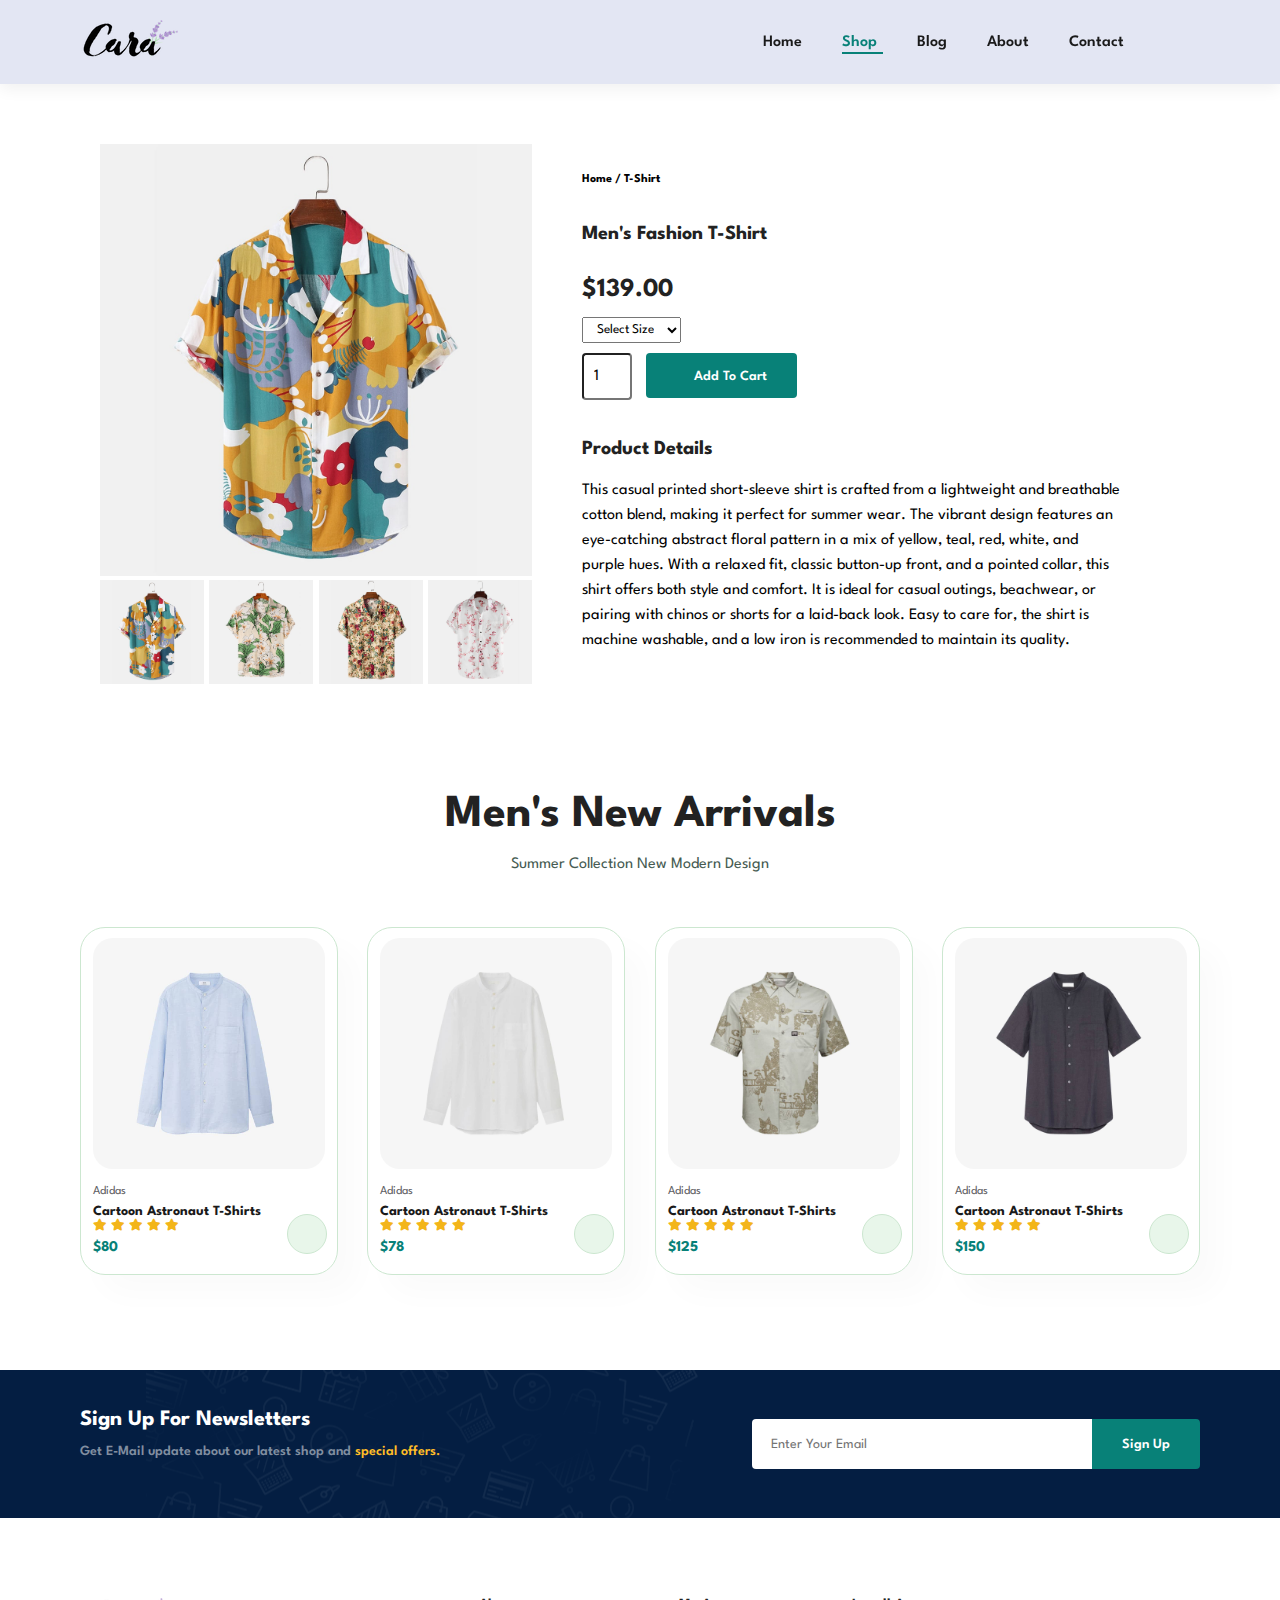
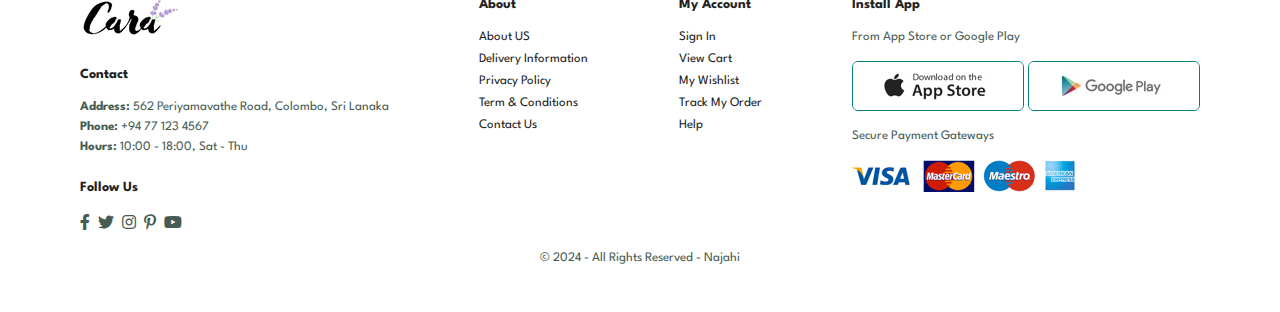
<file: sproduct.html>
<!DOCTYPE html>
<html lang="en">
<head>
    <meta charset="UTF-8">
    <meta name="viewport" content="width=device-width, initial-scale=1.0">
    <link rel="stylesheet" href="./style.css">
    <link rel="stylesheet" href="https://pro.fontawesome.com/releases/v5.10.0/css/all.css"/>
    <link rel="icon" type="image/png" href="./img/logo.png">
    <title>Cara-Closet-Cloths-Store</title>
</head>
<body>
    <section id="header">
        <a href="#"><img src="./img/logo.png" class="logo" alt="logo-Image"></a>

        <div>
            <ul id="navbar">
                <li><a href="index.html">Home</a></li>
                <li><a class="active" href="shop.html">Shop</a></li>
                <li><a href="blog.html">Blog</a></li>
                <li><a href="about.html">About</a></li>
                <li><a href="contact.html">Contact</a></li>
                <li id="lg-bag"><a href="cart.html"><i class="far fa-shopping-bag"></i></a></li>
                <a href="#" id="close"><i class="far fa-times"></i></a>
            </ul>
        </div>
        <div id="mobile">
            <a href="cart.html"><i class="far fa-shopping-bag"></i></a>
            <i id="bar" class="fas fa-outdent"></i>
        </div>

    </section>

    <section id="prodetails" class="section-p1">

        <div class="single-pro-image">
            <img src="./img/products/f1.jpg" width="100%" id="MainImg" alt="image">

            <div class="small-image-group">

                <div class="small-img-col">
                    <img src="./img/products/f1.jpg" width="100%" class="small-img" alt="image">
                </div>
                <div class="small-img-col">
                    <img src="./img/products/f2.jpg" width="100%" class="small-img" alt="image">
                </div>
                <div class="small-img-col">
                    <img src="./img/products/f3.jpg" width="100%" class="small-img" alt="image">
                </div>
                <div class="small-img-col">
                    <img src="./img/products/f4.jpg" width="100%" class="small-img" alt="image">
                </div>

            </div>
        </div>

        <div class="single-pro-details">
            <h6>Home / T-Shirt</h6>
            <h4>Men's Fashion T-Shirt</h4>
            <h2>$139.00</h2>
            <select>
                <option>Select Size</option>
                <option>Small</option>
                <option>Large</option>
                <option>XL</option>
                <option>XXL</option>
            </select>
            <input type="number" value="1">
            <button class="normal"><i class="far fa-cart-plus fa-1x" style="color: #fff;"></i> Add To Cart</button>
            <h4>Product Details</h4>
            <span>This casual printed short-sleeve shirt is crafted from a lightweight and breathable cotton blend, making it perfect for summer wear. The vibrant design features an eye-catching abstract floral pattern in a mix of yellow, teal, red, white, and purple hues. With a relaxed fit, classic button-up front, and a pointed collar, this shirt offers both style and comfort. It is ideal for casual outings, beachwear, or pairing with chinos or shorts for a laid-back look. Easy to care for, the shirt is machine washable, and a low iron is recommended to maintain its quality.</span>
        </div>

    </section>

    <section id="product1" class="section-p1">
        <h2>Men's New Arrivals</h2>
        <p>Summer Collection New Modern Design</p>

        <div class="pro-container">
            <!-- This is product Cart -->
            <div class="pro">
                <img src="./img/products/n1.jpg" alt="image">
                <div class="des">
                    <span>Adidas</span>
                    <h5>Cartoon Astronaut T-Shirts</h5>
                    <div class="star">
                        <i class="fa fa-star"></i>
                        <i class="fa fa-star"></i>
                        <i class="fa fa-star"></i>
                        <i class="fa fa-star"></i>
                        <i class="fa fa-star"></i>
                    </div>
                    <h4>$80</h4>
                </div>
                <a href=""><i class="fa fa-shopping-cart cart"></i></a>
            </div>

            <div class="pro">
                <img src="./img/products/n3.jpg" alt="image">
                <div class="des">
                    <span>Adidas</span>
                    <h5>Cartoon Astronaut T-Shirts</h5>
                    <div class="star">
                        <i class="fa fa-star"></i>
                        <i class="fa fa-star"></i>
                        <i class="fa fa-star"></i>
                        <i class="fa fa-star"></i>
                        <i class="fa fa-star"></i>
                    </div>
                    <h4>$78</h4>
                </div>
                <a href=""><i class="fa fa-shopping-cart cart"></i></a>
            </div>

            <div class="pro">
                <img src="./img/products/n4.jpg" alt="image">
                <div class="des">
                    <span>Adidas</span>
                    <h5>Cartoon Astronaut T-Shirts</h5>
                    <div class="star">
                        <i class="fa fa-star"></i>
                        <i class="fa fa-star"></i>
                        <i class="fa fa-star"></i>
                        <i class="fa fa-star"></i>
                        <i class="fa fa-star"></i>
                    </div>
                    <h4>$125</h4>
                </div>
                <a href=""><i class="fa fa-shopping-cart cart"></i></a>
            </div>

            <div class="pro">
                <img src="./img/products/n8.jpg" alt="image">
                <div class="des">
                    <span>Adidas</span>
                    <h5>Cartoon Astronaut T-Shirts</h5>
                    <div class="star">
                        <i class="fa fa-star"></i>
                        <i class="fa fa-star"></i>
                        <i class="fa fa-star"></i>
                        <i class="fa fa-star"></i>
                        <i class="fa fa-star"></i>
                    </div>
                    <h4>$150</h4>
                </div>
                <a href=""><i class="fa fa-shopping-cart cart"></i></a>
            </div>


        </div>
    </section>

    <section id="newsletter" class="section-p1 section-m1">
        <div class="newstext">
            <h4>Sign Up For Newsletters</h4>
            <p>Get E-Mail update about our latest shop and <span style="color: #ffbd27;">special offers.</span></p>
        </div>
        <div class="form">
            <input type="email" placeholder="Enter Your Email">
            <button class="normal">Sign Up</button>
        </div>
    </section>

    <footer class="section-p1">
        <div class="col">
            <img class="logo" src="./img/logo.png" alt="logo-Image">
            <h4>Contact</h4>
            <p><strong>Address:</strong> 562 Periyamavathe Road, Colombo, Sri Lanaka</p>
            <p><strong>Phone:</strong> +94 77 123 4567</p>
            <p><strong>Hours:</strong> 10:00 - 18:00, Sat - Thu</p>

            <div class="follow">
                <h4>Follow Us</h4>
                <div class="icon">
                    <i class="fab fa-facebook-f"></i>
                    <i class="fab fa-twitter"></i>
                    <i class="fab fa-instagram"></i>
                    <i class="fab fa-pinterest-p"></i>
                    <i class="fab fa-youtube"></i>
                </div>
            </div>
        </div>

        <div class="col">
            <h4>About</h4>
            <a href="#">About US</a>
            <a href="#">Delivery Information</a>
            <a href="#">Privacy Policy</a>
            <a href="#">Term & Conditions</a>
            <a href="#">Contact Us</a>
        </div>

        <div class="col">
            <h4>My Account</h4>
            <a href="#">Sign In</a>
            <a href="#">View Cart</a>
            <a href="#">My Wishlist</a>
            <a href="#">Track My Order</a>
            <a href="#">Help</a>
        </div>

        <div class="col install">
            <h4>Install App</h4>
            <p>From App Store or Google Play</p>
            <div class="row">
                <img src="./img/pay/app.jpg" alt="appstore">
                <img src="./img/pay/play.jpg" alt="playstore">
            </div>
            <p>Secure Payment Gateways</p>
            <img src="./img/pay/pay.png" alt="payments">
        </div>

        <div class="copyright">
            <p>&copy; 2024 - All Rights Reserved - Najahi</p>
        </div>
    </footer>

    <script>
        var MainImg = document.getElementById('MainImg');
        var smallimg = document.getElementsByClassName('small-img');

        smallimg[0].onclick = function() {
            MainImg.src = smallimg[0].src;
        }
        smallimg[1].onclick = function() {
            MainImg.src = smallimg[1].src;
        }
        smallimg[2].onclick = function() {
            MainImg.src = smallimg[2].src;
        }
        smallimg[3].onclick = function() {
            MainImg.src = smallimg[3].src;
        }

    </script>

    <script src="./script.js"></script>
</body>
</html>
</file>
<file: style.css>
@import url("https://fonts.googleapis.com/css2?family=Spartan:wght@100;200;300;400;500;600;700;800;900&display=swap");
* {
  margin: 0;
  padding: 0;
  box-sizing: border-box;
  font-family: "Spartan", sans-serif;
}

::-webkit-scrollbar{
    display: none;
}

html {
  scroll-behavior: smooth;
}

/* Global Styles */

h1 {
  font-size: 50px;
  line-height: 64px;
  color: #222;
}

h2 {
  font-size: 46px;
  line-height: 54px;
  color: #222;
}

h4 {
  font-size: 20px;
  color: #222;
}

h6 {
  font-weight: 700;
  font-size: 12px;
}

p {
  font-size: 16px;
  color: #465b52;
  margin: 15px 0 20px 0;
}

.section-p1 {
  padding: 40px 80px;
}

.section-m1 {
  margin: 40px 0;
}

button.normal{
    font-size: 14px;
    font-weight: 600;
    padding: 15px 30px;
    color: #000;
    background-color: #fff;
    border-radius: 4px;
    cursor: pointer;
    border: none;
    outline: none;
    transition: 0.2s;
}

button.white{
    font-size: 13px;
    font-weight: 600;
    padding: 11px 18px;
    color: #fff;
    background-color: transparent;
    border-radius: 4px;
    cursor: pointer;
    border: 1px solid #fff;
    outline: none;
    transition: 0.2s;
}

body {
  width: 100%;
}

/* Header Style */
#header{
    display: flex;
    align-items: center;
    justify-content: space-between;
    padding: 20px 80px;
    background-color: #E3E6F3;
    box-shadow: 0px 5px 15px rgba(0, 0, 0, 0.06);
    z-index: 999;
    position: sticky;
    top: 0;
    left: 0;
}

#navbar{
    display: flex;
    align-items: center;
    justify-content: center;
}

#navbar li{
    list-style: none;
    padding: 0px 20px;
    position: relative;
}

#navbar li a{
    text-decoration: none;
    color: #1a1a1a;
    font-size: 16px;
    font-weight: 600;
    transition: 0.3s ease;
}

#navbar li a:hover,
#navbar li a.active{
    color: #088178;
}

#navbar li a.active::after,
#navbar li a:hover::after{
    content: "";
    width: 55%;
    height: 2px;
    background-color: #088178;
    position: absolute;
    bottom: -4px;
    left: 20px;
}

#mobile {
    display: none;
    align-items: center;
}

#close{
    display: none;
}

/* Home Page */
#hero{
    background-image: url("../img/hero4.png");
    height: 90vh;
    width: 100%;
    background-size: cover;
    background-position: top 25% right 0;
    padding: 0 80px;
    display: flex;
    flex-direction: column;
    align-items: flex-start;
    justify-content: center;
}

#hero h4{
    padding-bottom: 15px;
}

#hero h1{
    color: #088178;
}

#hero button{
    background-image: url("../img/button.png");
    background-color: transparent;
    color: #088178;
    border: none;
    cursor: pointer;
    padding: 14px 80px 14px 65px;
    background-repeat: no-repeat;
    font-weight: 700;
    font-size: 16px;
}

#feature{
    display: flex;
    justify-content: space-between;
    align-items: center;
    flex-wrap: wrap;
}

#feature .fe-box{
    width: 180px;
    text-align: center;
    padding: 25px 15px;
    box-shadow: 20px 20px 34px rgba(0, 0, 0, 0.03);
    border: 1px solid #cce7d0;
    border-radius: 4px;
    margin: 15px 0;
}

#feature .fe-box:hover{
    box-shadow: 10px 10px 54px rgba(70, 62, 221, 0.1);
}

#feature .fe-box img{
    width: 100%;
    margin-bottom: 10px;
}

#feature .fe-box h6{
    display: inline-block;
    padding: 9px 8px 6px 8px;
    line-height: 1;
    border-radius: 4px;
    color: #088178;
    background-color: #fddde4;
}

#feature .fe-box:nth-child(2) h6{
    background-color: #cdebbc;
}
#feature .fe-box:nth-child(3) h6{
    background-color: #d1e8f2;
}
#feature .fe-box:nth-child(4) h6{
    background-color: #cdd4f8;
}
#feature .fe-box:nth-child(5) h6{
    background-color: #f6dbf6;
}
#feature .fe-box:nth-child(6) h6{
    background-color: #fff2e5;
}

#product1{
    text-align: center;
}

#product1 .pro-container{
    display: flex;
    justify-content: space-between;
    padding-top: 20px;
    flex-wrap: wrap;
}

#product1 .pro{
    width: 23%;
    min-width: 250px;
    padding: 10px 12px;
    border: 1px solid #cce7d0;
    border-radius: 25px;
    cursor: pointer;
    box-shadow: 20px 20px 30px rgba(0, 0, 0, 0.02);
    margin: 15px 0;
    transition: 0.2s ease;
    position: relative;
}

#product1 .pro:hover{
    box-shadow: 20px 20px 30px rgba(0, 0, 0, 0.06);
}

#product1 .pro img{
    width: 100%;
    border-radius: 20px;
}

#product1 .pro .des{
    text-align: start;
    padding: 10px 0;
}

#product1 .pro .des span{
    color: #606063;
    font-size: 12px;
}

#product1 .pro .des h5{
    padding-top: 7px;
    color: #1a1a1a;
    font-size: 14px;
}

#product1 .pro .des i{
    font-size: 12px;
    color: rgb(243, 181, 25);
}

#product1 .pro .des h4{
    padding-top: 7px;
    font-size: 15px;
    font-weight: 700;
    color: #088178;
}

#product1 .pro .cart{
    width: 40px;
    height: 40px;
    line-height: 40px;
    border-radius: 50px;
    background-color: #e8f6ea;
    font-weight: 500;
    color: #088178;
    border: 1px solid #cce7d0;
    position: absolute;
    bottom: 20px;
    right: 10px;
}

#banner{
    display: flex;
    flex-direction: column;
    text-align: center;
    align-items: center;
    justify-content: center;
    background-image: url("../img/banner/b2.jpg");
    width: 100%;
    height: 40vh;
    background-size: cover;
    background-position: center;
}

#banner h4{
    color: #fff;
    font-size: 16px;
}

#banner h2{
    color: #fff;
    font-size: 30px;
    padding: 10px 0;
}

#banner button:hover{
    background-color: #088178;
    color: #fff;
}

#sm-banner{
    display: flex;
    justify-content: space-between;
    flex-wrap: wrap;
}

#sm-banner .banner-box{
    display: flex;
    flex-direction: column;
    align-items: flex-start;
    justify-content: center;
    background-image: url("../img/banner/b17.jpg");
    min-width: 580px;
    height: 50vh;
    background-size: cover;
    background-position: center;
    padding: 30px;
    border-radius: 20px;
}

#sm-banner .banner-box2{
    background-image: url("../img/banner/b10.jpg");
}

#sm-banner h4{
    color: #fff;
    font-size: 20px;
    font-weight: 300;
}

#sm-banner h2{
    color: #fff;
    font-size: 28px;
    font-weight: 800;
}

#sm-banner span{
    color: #fff;
    font-size: 14px;
    font-weight: 500;
    padding-bottom: 15px;
}

#sm-banner .banner-box:hover button{
    background-color: #088178;
    color: #fff;

}

#banner3{
    display: flex;
    justify-content: space-between;
    flex-wrap: wrap;
    padding: 0 80px;
}

#banner3 .banner-box{
    display: flex;
    flex-direction: column;
    align-items: flex-start;
    justify-content: center;
    background-image: url("../img/banner/b7.jpg");
    min-width: 30%;
    height: 30vh;
    background-size: cover;
    background-position: center;
    padding: 20px;
    border-radius: 20px;
    margin-bottom: 20px;
}

#banner3 .banner-box3{
    background-image: url("../img/banner/b4.jpg");
}

#banner3 .banner-box2{
    background-image: url("../img/banner/b18.jpg");
}

#banner3 h2{
    color: #fff;
    font-size: 22px;
    font-weight: 900;
}

#banner3 h3{
    color: #ec544e;
    font-size: 15px;
    font-weight: 800;
}

#newsletter{
    display: flex;
    justify-content: space-between;
    flex-wrap: wrap;
    align-items: center;
    background-image: url("../img/banner/b14.png");
    background-repeat: no-repeat;
    background-position: 20% 30%;
    background-color: #041e42;
}

#newsletter h4{
    color: #fff;
    font-size: 22px;
    font-weight: 700;
}

#newsletter p{
    color: #818ea0;
    font-size: 14px;
    font-weight: 600;
}

#newsletter .form{
    display: flex;
    width: 40%;
}

#newsletter input{
    height: 3.125rem;
    padding: 0 1.25em;
    font-size: 14px;
    width: 100%;
    border: 1px solid transparent;
    border-radius: 4px;
    outline: none;
    border-top-right-radius: 0px;
    border-bottom-right-radius: 0px;
}

#newsletter button{
    background-color: #088178;
    color: #fff;
    white-space: nowrap;
    border-top-left-radius: 0px;
    border-bottom-left-radius: 0px;
}

footer{
    display: flex;
    flex-wrap: wrap;
    justify-content: space-between;
}

footer .col{
    display: flex;
    flex-direction: column;
    align-items: flex-start;
    margin-bottom: 20px;
}

footer .logo{
    margin-bottom: 30px;
}

footer h4{
    font-size: 14px;
    padding-bottom: 20px;
}

footer p{
    font-size: 13px;
    margin: 0 0 8px 0;
}

footer a{
    font-size: 13px;
    text-decoration: none;
    color: #222;
    margin-bottom: 10px;
}

footer .follow{
    margin-top: 20px;
}

footer .follow i{
    color: #465b52;
    padding-right: 4px;
    cursor: pointer;
}

footer .install .row img{
    border: 1px solid #088178;
    border-radius: 6px;
}

footer .install img{
    margin: 10px 0 15px 0;
}

footer .follow i:hover,
footer a:hover{
    color: #088178;
}

footer .copyright{
    width: 100%;
    text-align: center;
}

/* ================================================================ Shop Page ============================================================================= */
#page-header{
    background-image: url("./img/banner/b1.jpg");
    height: 40vh;
    width: 100%;
    background-size: cover;
    display: flex;
    flex-direction: column;
    justify-content: center;
    text-align: center;
    padding: 14px;
}

#page-header h2,
#page-header p{
    color: #fff;
}

#pagination{
    text-align: center;
}

#pagination a{
    text-decoration: none;
    background-color: #088178;
    padding: 15px 20px;
    border-radius: 4px;
    color: #fff;
    font-weight: 600;
}

#pagination a i{
    font-size: 16px;
    font-weight: 600;
}

/* ============================================================= Single Product ====================================================================== */
#prodetails{
    display: flex;
    margin: 20px;
}

#prodetails .single-pro-image{
    width: 40%;
    margin-right: 50px;
}

.small-image-group{
    display: flex;
    justify-content: space-between;    
}

.small-img-col{
    flex-basis: 24%;
    cursor: pointer;
}

#prodetails .single-pro-details{
    width: 50%;
    padding-top: 30px;
}

#prodetails .single-pro-details h4{
    padding: 40px 0 20px 0;
}

#prodetails .single-pro-details h2{
    font-size: 26px;
}

#prodetails .single-pro-details select{
    display: block;
    padding: 5px 10px;
    margin-bottom: 10px;
}

#prodetails .single-pro-details input{
    width: 50px;
    height: 47px;
    padding-left: 10px;
    font-size: 16px;
    margin-right: 10px;
    border-radius: 4px;
}

#prodetails .single-pro-details input:focus{
    outline: none;
}

#prodetails .single-pro-details button{
    background-color: #088178;
    color: #fff;
}

#prodetails .single-pro-details span{
    line-height: 25px;
}
/* ============================================================= Blog Page ====================================================================== */
#page-header.blog-header{
    background-image: url("./img/banner/b19.jpg");
}

#blog{
    padding: 150px 150px 0 150px;
}

#blog .blog-box{
    display: flex;
    align-items: center;
    width: 100%;
    position: relative;
    padding-bottom: 90px;
}

#blog .blog-img{
    width: 50%;
    margin-right: 40px;
}

#blog img{
    width: 100%;
    height: 300px;
    object-fit: cover;
    border-radius: 10px;
}

#blog .blog-details{
    width: 50%;
}

#blog .blog-details a{
    text-decoration: none;
    font-size: 11px;
    color: #000;
    font-weight: 700;
    position: relative;
    transition: 0.3s;
}

#blog .blog-details a::after{
    content: "";
    width: 50px;
    height: 1px;
    background-color: #000;
    position: absolute;
    top: 4px;
    right: -60px;
}

#blog .blog-details a:hover:after{
    background-color: #088178;
}

#blog .blog-details a:hover{
    color: #088178;
}

#blog .blog-box h1{
    position: absolute;
    top: -40px;
    left: 0;
    font-size: 70px;
    font-weight: 700;
    color: #c9cbce;
    z-index: -9;
}

/* ============================================================= Start Media Query ====================================================================== */
@media(max-width:799px){
    #navbar {
        display: flex;
        flex-direction: column;
        align-items: flex-start;
        justify-content: flex-start;
        position: fixed;
        top: 0;
        right: -300px;
        height: 100vh;
        width: 300px;
        background-color: #E3E6F3;
        box-shadow: 0 40px 60px rgba(0, 0, 0, 0.1);
        padding: 80px 0 0 10px;
        transition: 0.3s;
    }

    #navbar.active{
        right: 0;
    }

    #navbar li{
        margin-bottom: 25px;
    }

    #mobile{
        display: flex;
        align-items: center;
    }
   
    #mobile i{
        font-size: 24px;
        color: #1a1a1a;
        padding-left: 20px;
    }

    #close{
        display: initial;
        position: absolute;
        top: 30px;
        left: 30px;
        color: #222;
        font-size: 24px;
    }

    #lg-bag{
        display: none;
    }

    #hero {
        height: 70vh;
        padding: 0 80px;
        background-position: top 30% right 30%;
        
    }
}
</file>
